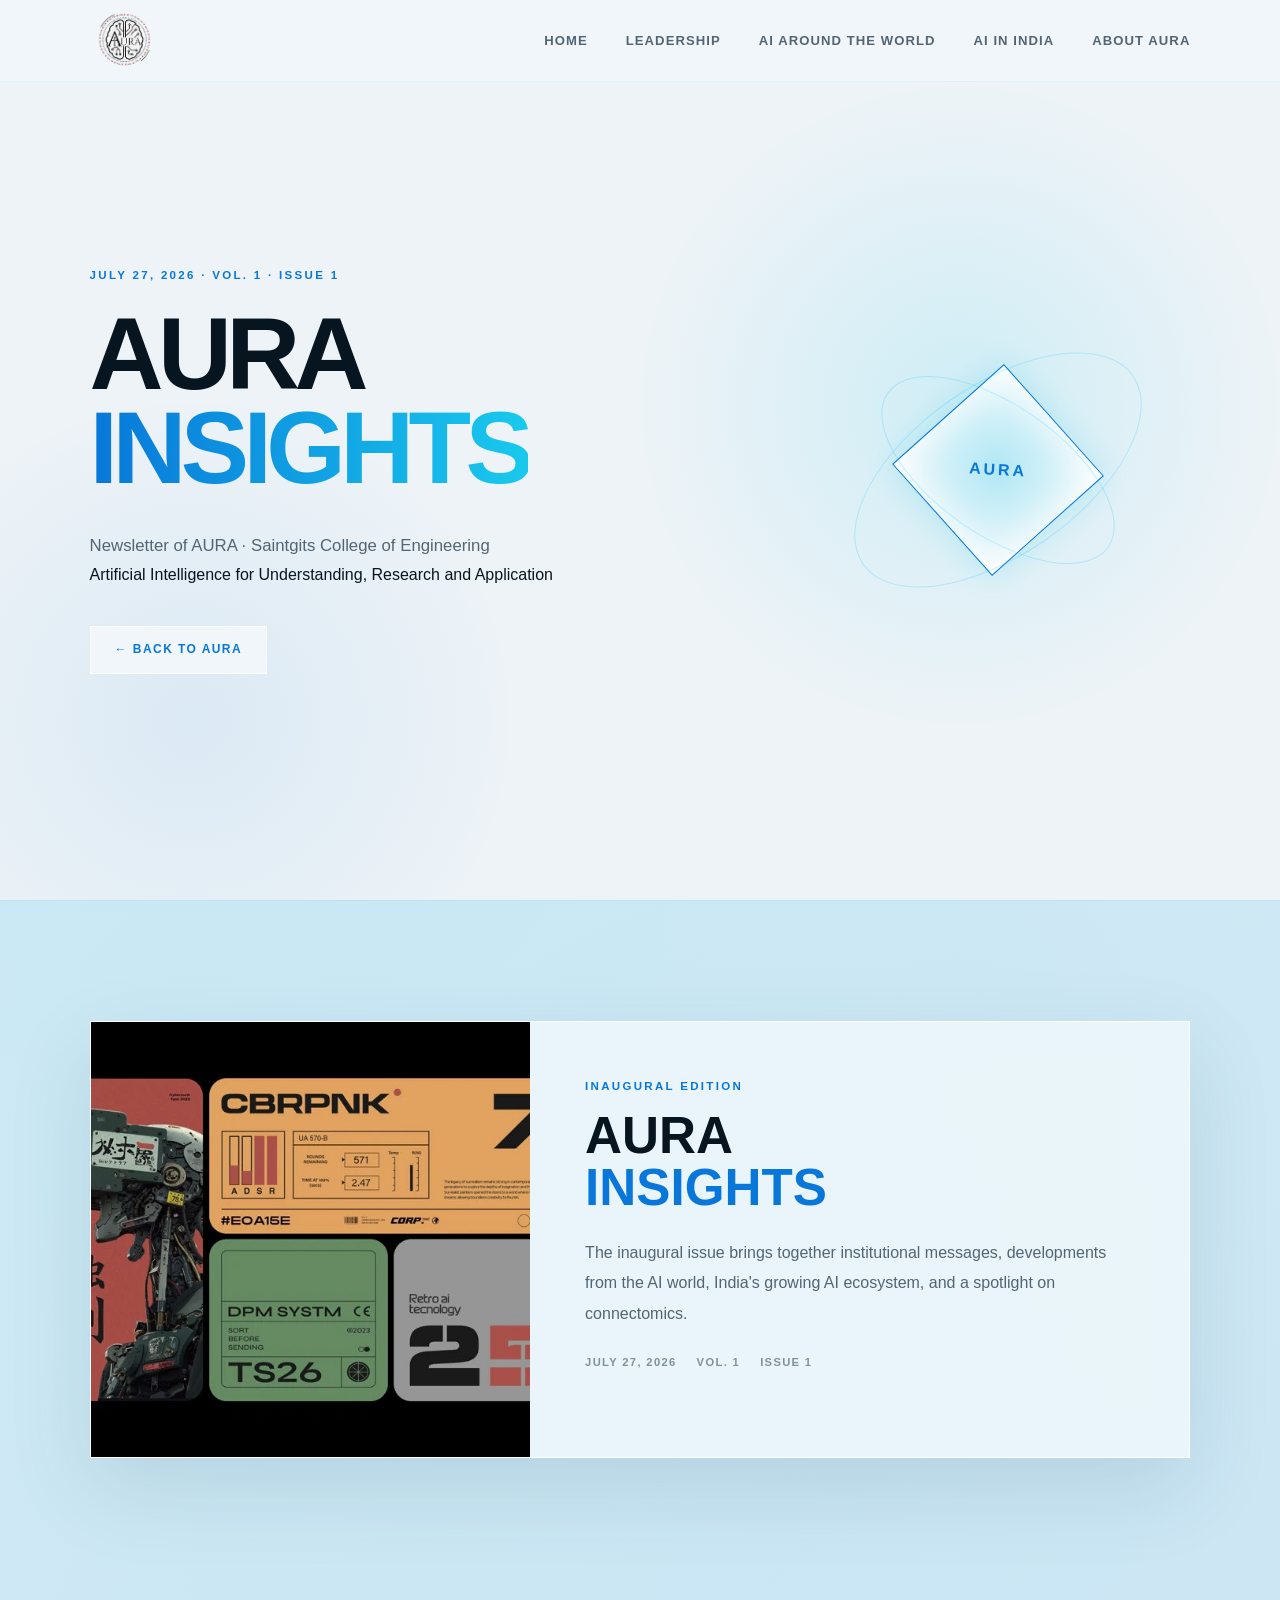
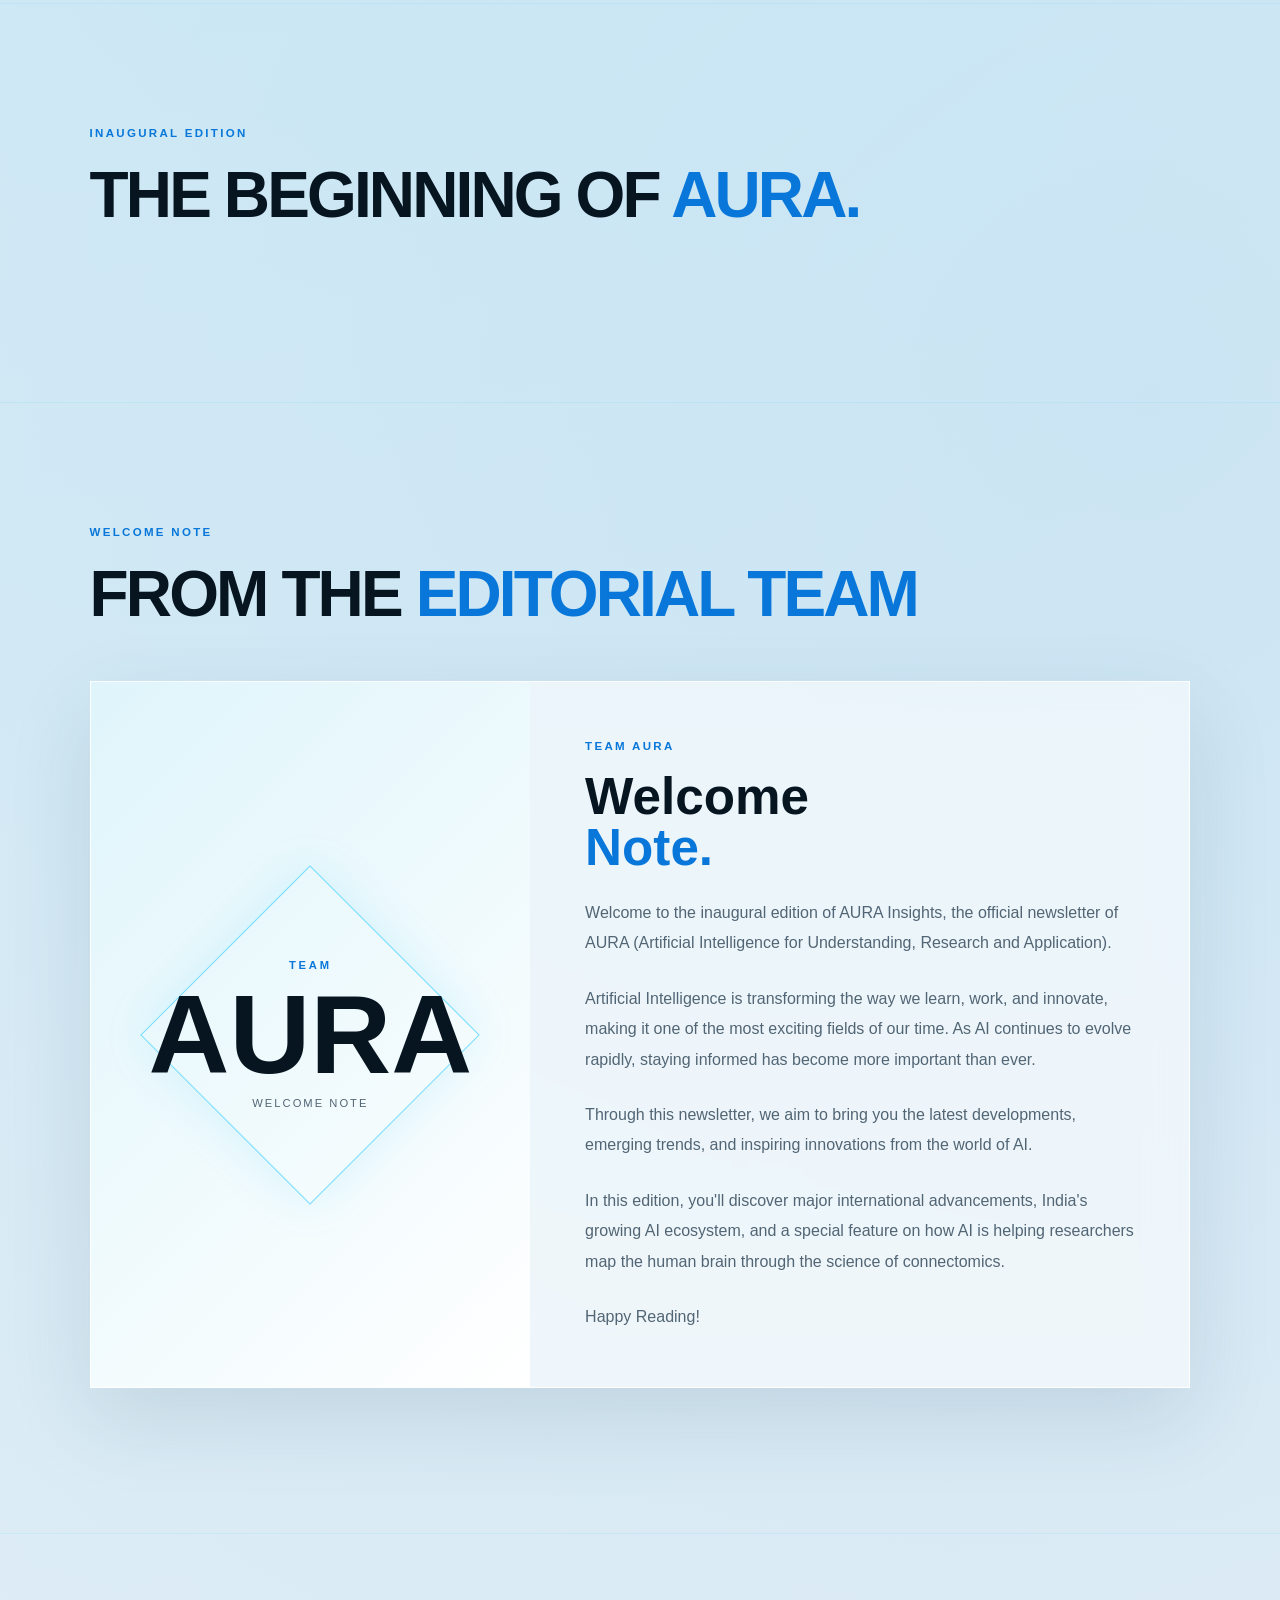
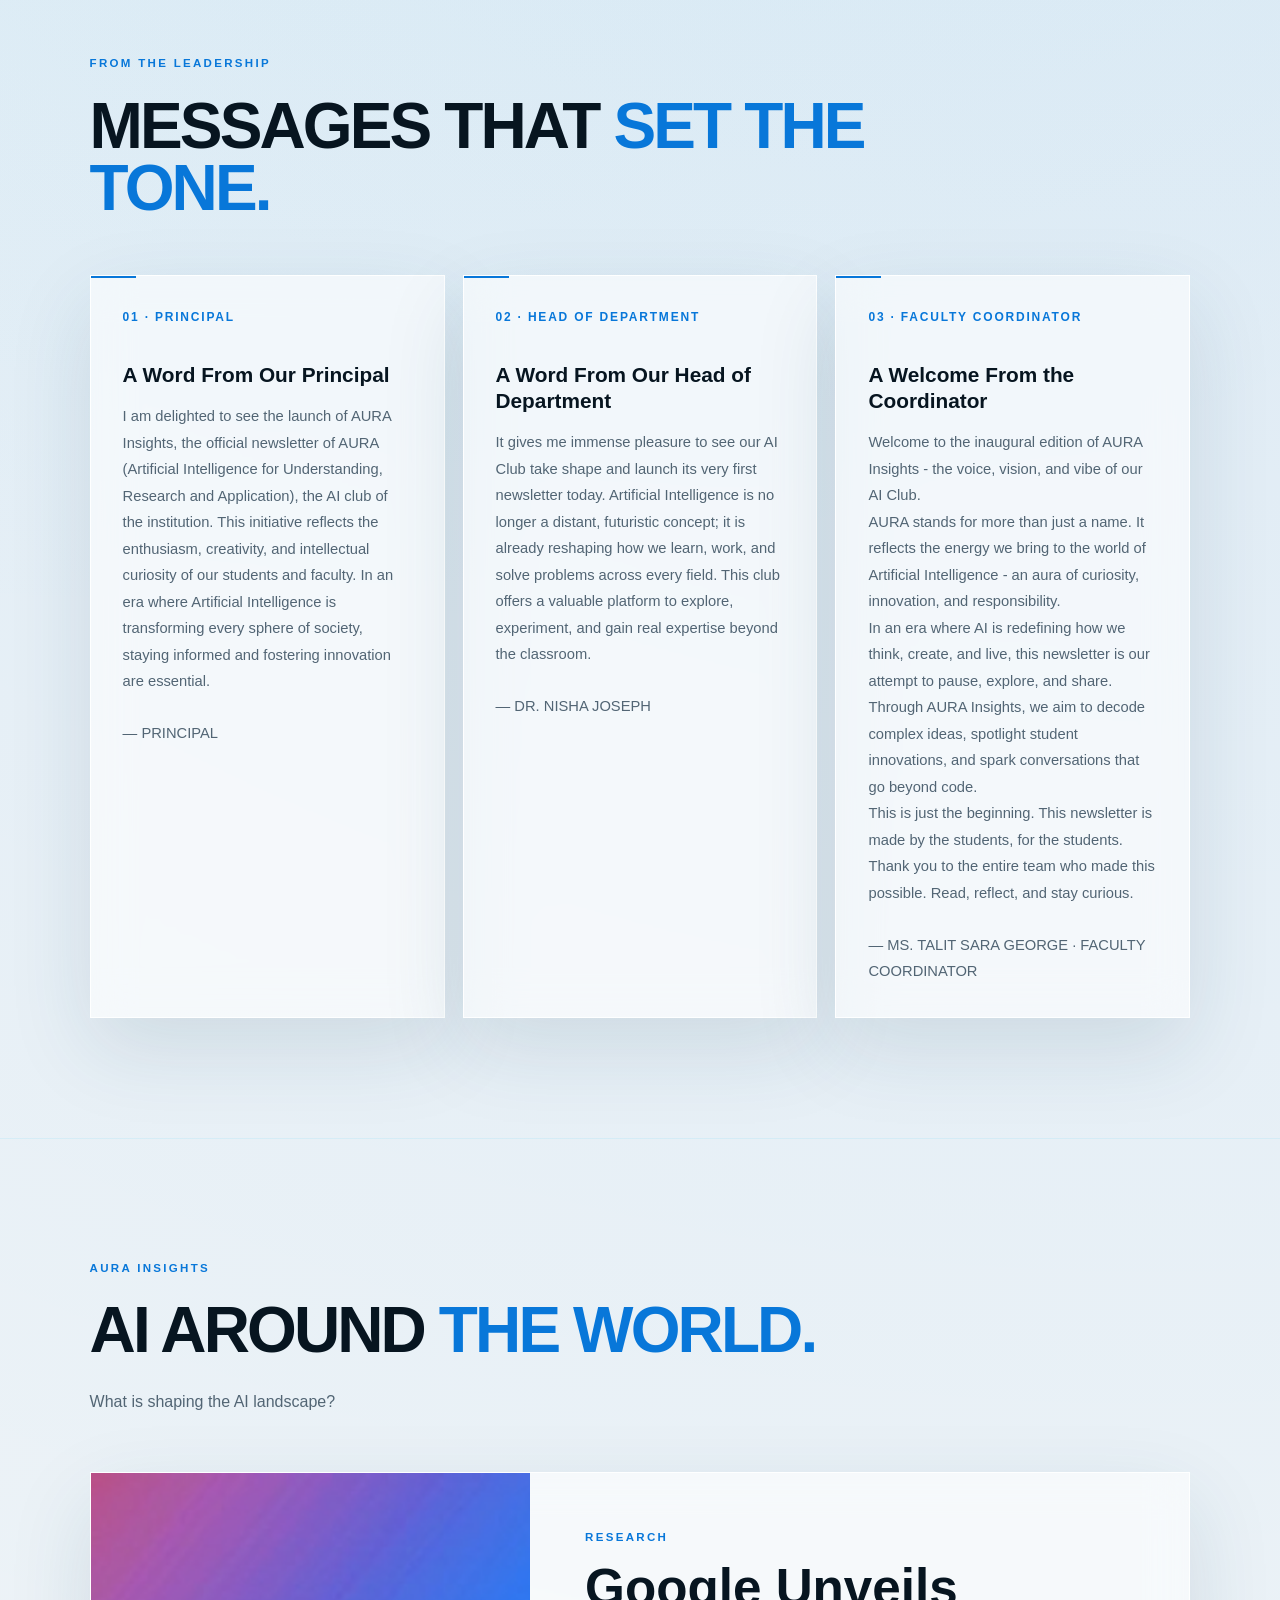
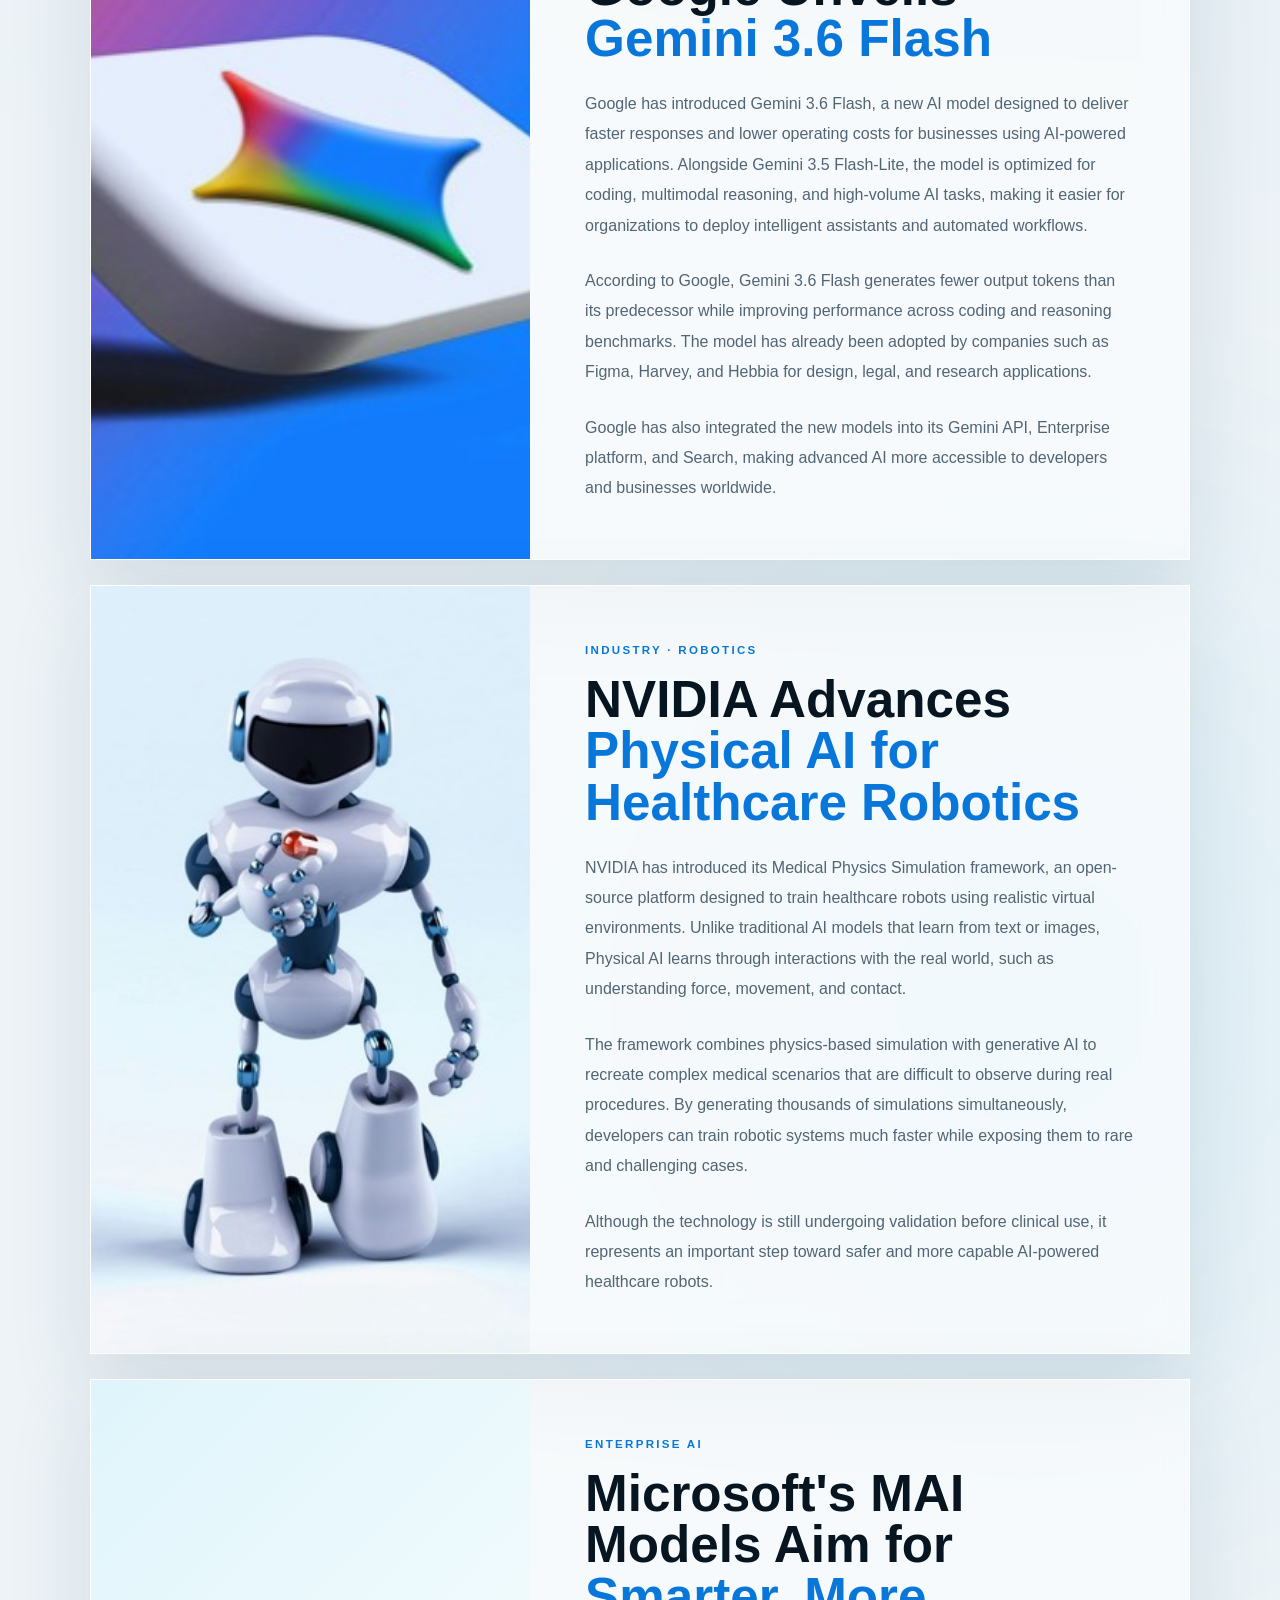
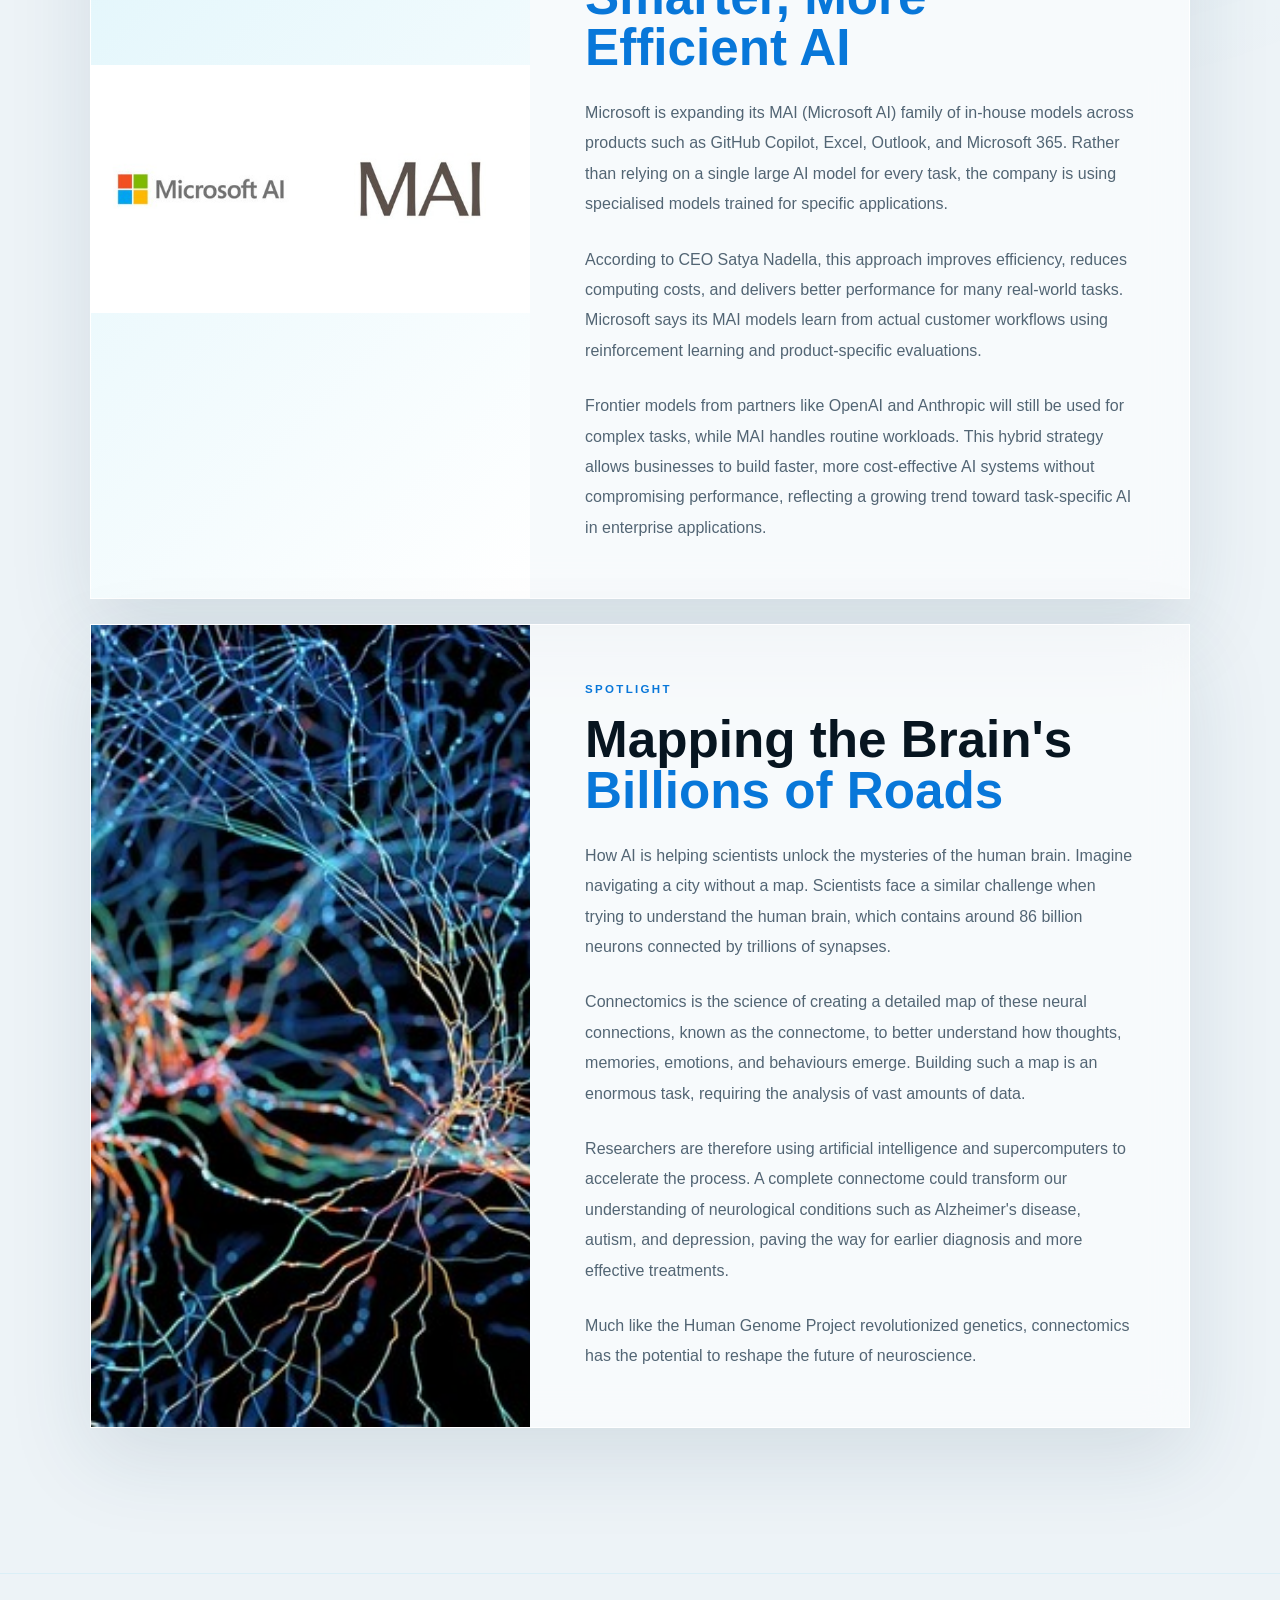
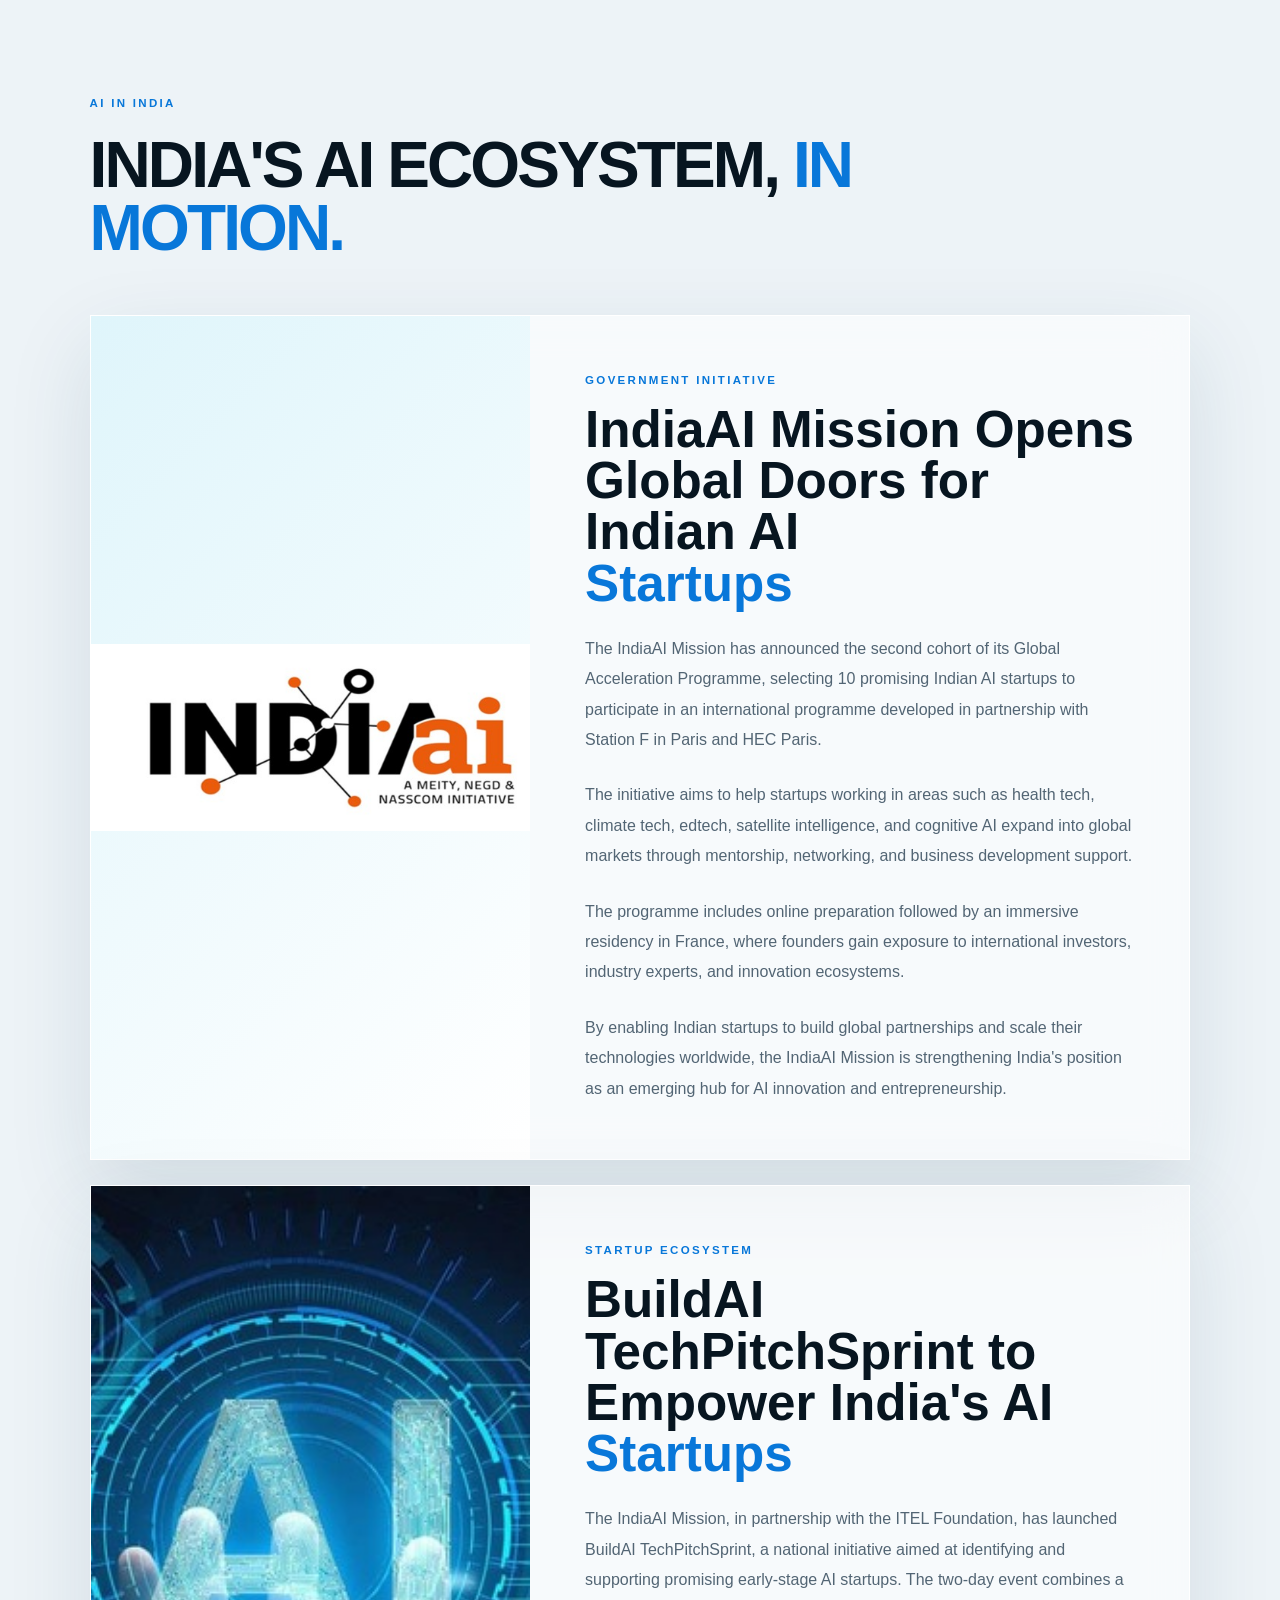
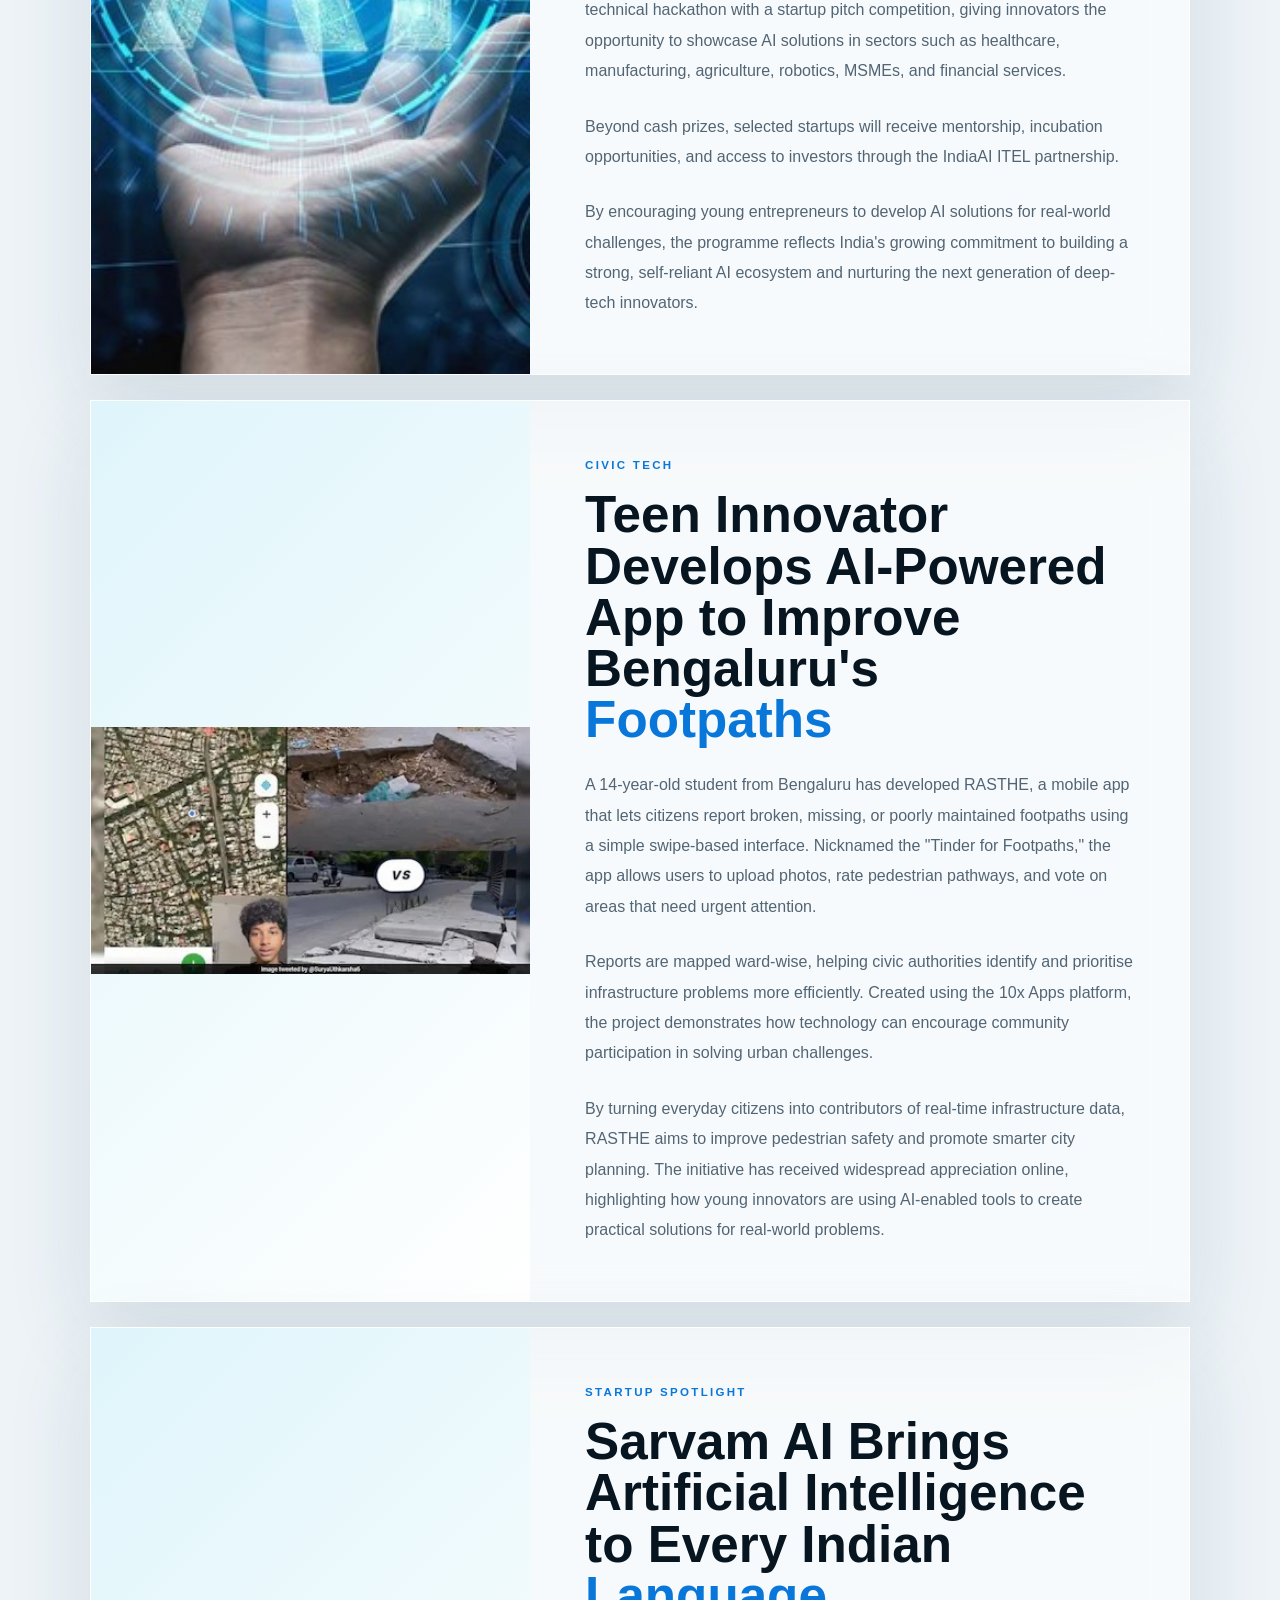
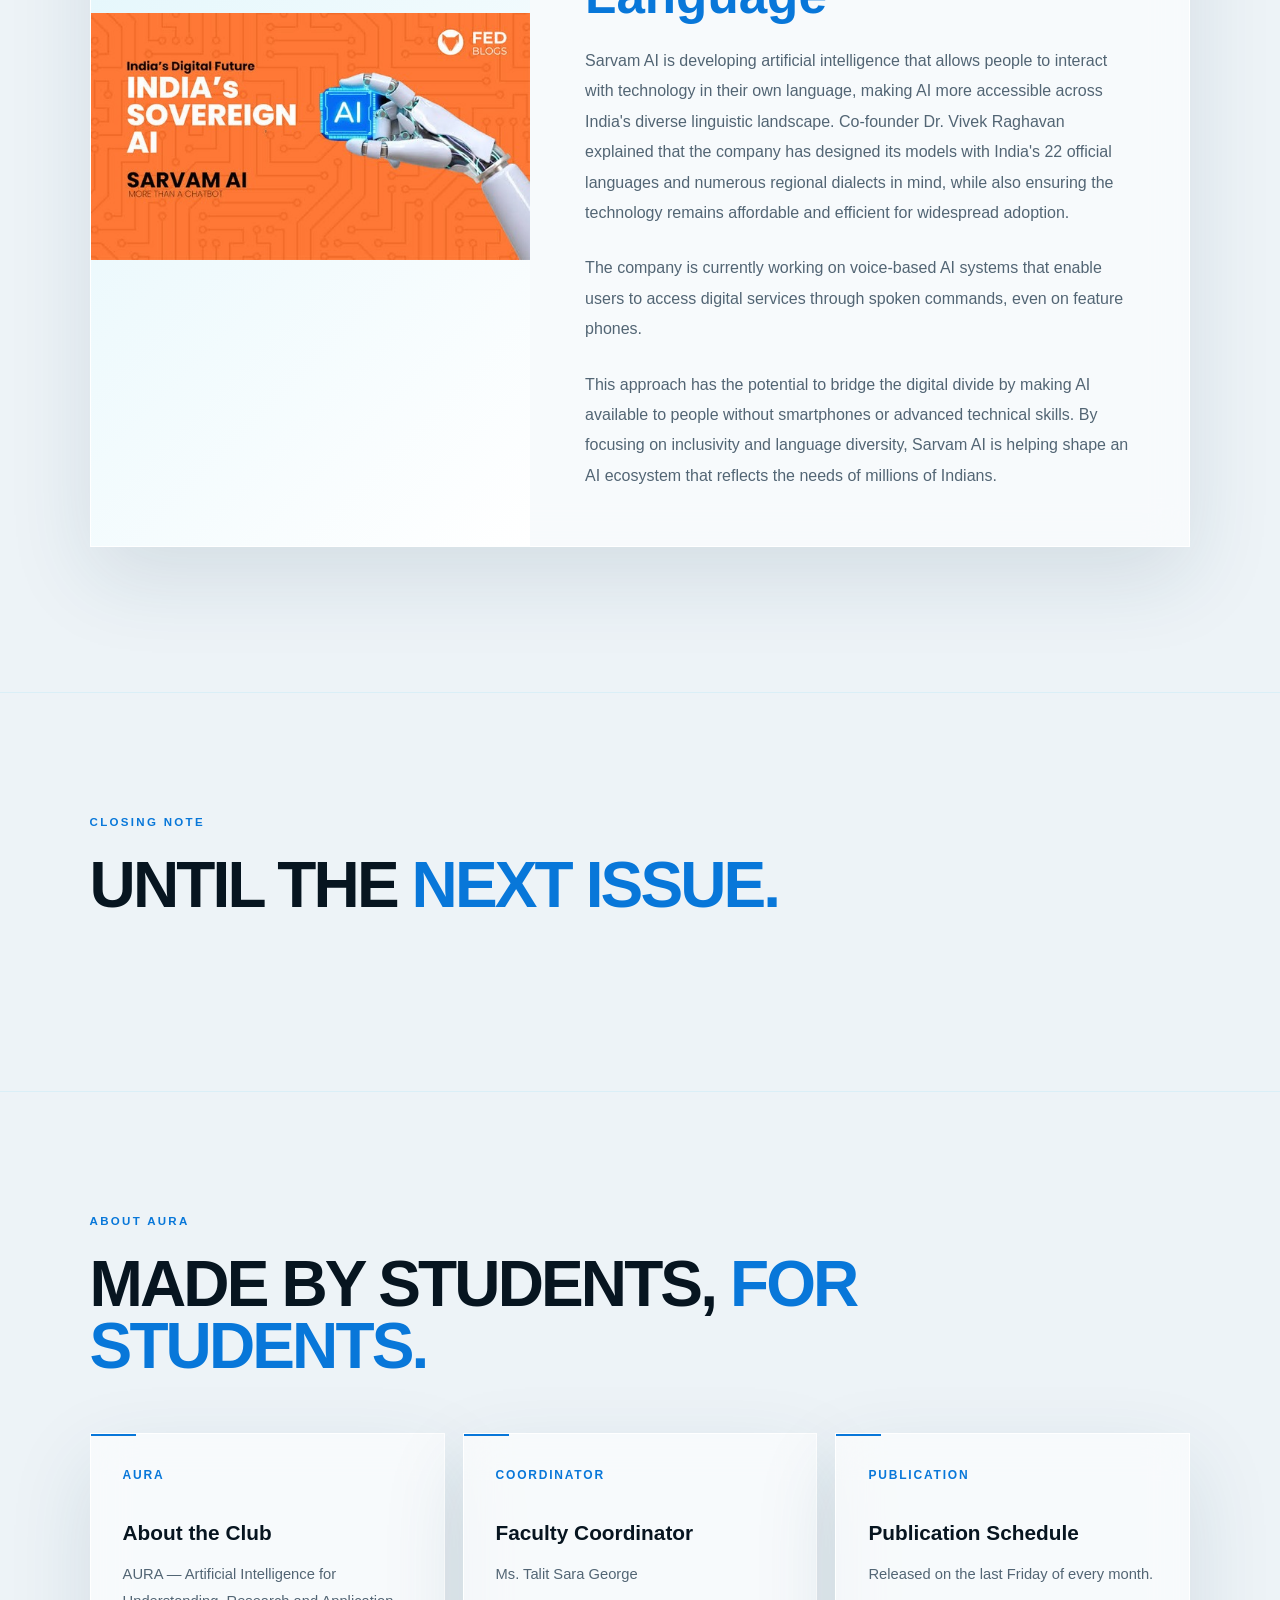
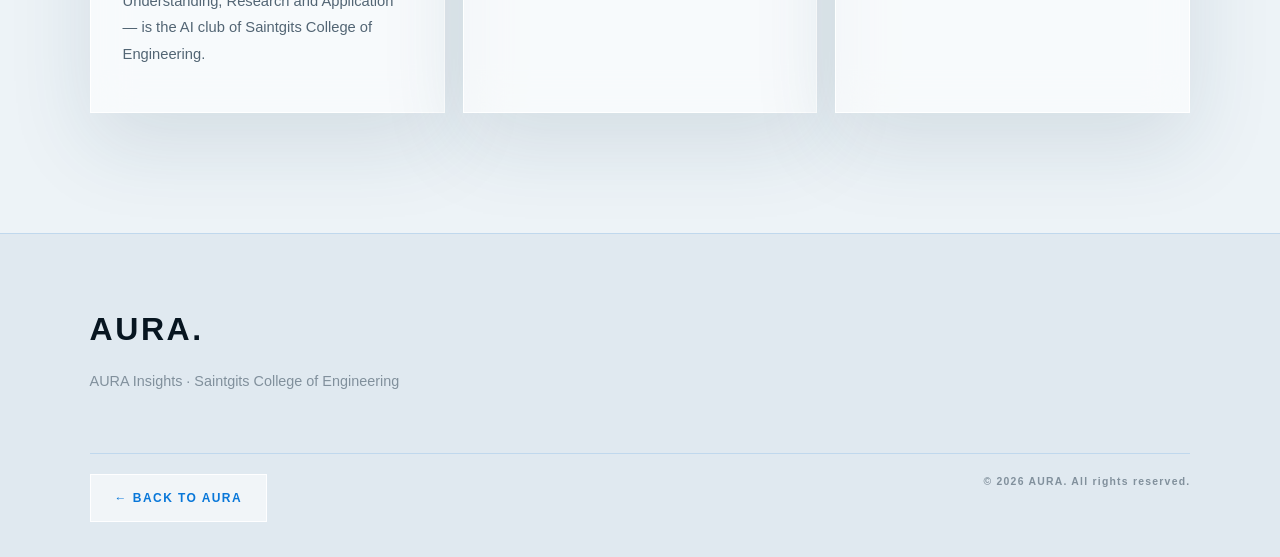
<file: issues/issue-01/index.html>
<!DOCTYPE html>
<html lang="en" data-theme="light">

<head>

    <meta charset="UTF-8">

    <meta
        name="viewport"
        content="width=device-width, initial-scale=1.0"
    >

    <title>AURA Insights | Vol. 1 Issue 1</title>

    <link
        rel="stylesheet"
        href="../../css/style.css"
    >

</head>


<body>


    <!-- =====================================================
         NAVIGATION
    ====================================================== -->

    <header class="navbar">

        <a href="../../index.html" class="logo">
            <img src="../../images/aura-logo.png" alt="AURA Logo">
        </a>


        <nav class="nav-links">

            <a href="../../index.html">
                Home
            </a>

            <a href="#leadership">
                Leadership
            </a>

            <a href="#global-ai">
                AI Around the World
            </a>

            <a href="#india-ai">
                AI in India
            </a>

            <a href="#about-aura">
                About AURA
            </a>

        </nav>


        <button
            class="menu-button"
            aria-label="Open navigation menu"
        >
            ☰
        </button>

    </header>



    <main>


        <!-- =================================================
             ISSUE HEADER
        ================================================== -->

        <section class="hero">

            <div class="hero-content">

                <div class="hero-tag">
                    JULY 27, 2026 · VOL. 1 · ISSUE 1
                </div>


                <h1>
                    AURA
                    <span>INSIGHTS</span>
                </h1>


                <p class="hero-description">

                    Newsletter of AURA ·
                    Saintgits College of Engineering

                </p>


                <p class="hero-subtext">

                    Artificial Intelligence for Understanding,
                    Research and Application

                </p>


                <div class="hero-buttons">

                    <a
                        href="../../index.html"
                        class="button secondary"
                    >
                        ← BACK TO AURA
                    </a>

                </div>

            </div>


            <div class="hero-decoration">

                <div class="core"><span>AURA</span></div>

                <div class="orbit orbit-one"></div>

                <div class="orbit orbit-two"></div>

            </div>

        </section>



        <!-- =================================================
             ISSUE COVER
        ================================================== -->

        <section class="section">

            <div class="latest-issue">


                <div
                    class="issue-cover"
                    style="padding: 0;"
                >

                    <img
                        src="../../images/issues/issue-01/issue01-cover.jpg"
                        alt="AURA Insights Issue 01"
                        style="
                            width: 100%;
                            height: 100%;
                            min-height: 420px;
                            object-fit: cover;
                            display: block;
                        "
                    >

                </div>


                <div class="issue-details">

                    <div class="issue-label">
                        INAUGURAL EDITION
                    </div>


                    <h3>
                        AURA
                        <span>INSIGHTS</span>
                    </h3>


                    <p>

                        The inaugural issue brings together
                        institutional messages, developments
                        from the AI world, India's growing AI
                        ecosystem, and a spotlight on
                        connectomics.

                    </p>


                    <div class="issue-meta">

                        <span>
                            JULY 27, 2026
                        </span>

                        <span>
                            VOL. 1
                        </span>

                        <span>
                            ISSUE 1
                        </span>

                    </div>

                </div>

            </div>

        </section>



        <!-- =================================================
             INAUGURATION
             PLACEHOLDER
        ================================================== -->

        <section class="section">

            <div class="section-label">
                INAUGURAL EDITION
            </div>


            <div class="section-heading">

                <h2>
                    THE BEGINNING OF
                    <span>AURA.</span>
                </h2>


                <p>

                    <!--
                    INSERT THE INAUGURATION MESSAGE HERE
                    WHEN PROVIDED.
                    -->

                </p>

            </div>

        </section>



        <!-- =================================================
             EDITORIAL TEAM
        ================================================== -->

        <section class="section">

            <div class="section-label">
                WELCOME NOTE
            </div>


            <div class="section-heading">

                <h2>
                    FROM THE
                    <span>EDITORIAL TEAM</span>
                </h2>

            </div>


            <div class="latest-issue">


                <div class="issue-cover">

                    <div class="issue-glow"></div>


                    <div class="issue-cover-text">

                        <span>
                            TEAM
                        </span>

                        <strong>
                            AURA
                        </strong>

                        <small>
                            WELCOME NOTE
                        </small>

                    </div>

                </div>


                <div class="issue-details">

                    <div class="issue-label">
                        TEAM AURA
                    </div>


                    <h3>
                        Welcome
                        <span>Note.</span>
                    </h3>


                    <p>

                        Welcome to the inaugural edition of
                        AURA Insights, the official newsletter
                        of AURA (Artificial Intelligence for
                        Understanding, Research and Application).

                    </p>


                    <p>

                        Artificial Intelligence is transforming
                        the way we learn, work, and innovate,
                        making it one of the most exciting fields
                        of our time. As AI continues to evolve
                        rapidly, staying informed has become more
                        important than ever.

                    </p>


                    <p>

                        Through this newsletter, we aim to bring
                        you the latest developments, emerging
                        trends, and inspiring innovations from
                        the world of AI.

                    </p>


                    <p>

                        In this edition, you'll discover major
                        international advancements, India's
                        growing AI ecosystem, and a special
                        feature on how AI is helping researchers
                        map the human brain through the science
                        of connectomics.

                    </p>


                    <p>
                        Happy Reading!
                    </p>

                </div>

            </div>

        </section>



        <!-- =================================================
             LEADERSHIP
        ================================================== -->

        <section
            class="section"
            id="leadership"
        >

            <div class="section-label">
                FROM THE LEADERSHIP
            </div>


            <div class="section-heading">

                <h2>
                    MESSAGES THAT
                    <span>SET THE TONE.</span>
                </h2>

            </div>


            <div class="about-grid">


                <!-- PRINCIPAL -->

                <article class="info-card">

                    <span class="card-number">
                        01 · PRINCIPAL
                    </span>


                    <h3>
                        A Word From Our Principal
                    </h3>


                    <p>

                        I am delighted to see the launch of
                        AURA Insights, the official newsletter
                        of AURA (Artificial Intelligence for
                        Understanding, Research and Application),
                        the AI club of the institution. This
                        initiative reflects the enthusiasm,
                        creativity, and intellectual curiosity
                        of our students and faculty. In an era
                        where Artificial Intelligence is
                        transforming every sphere of society,
                        staying informed and fostering innovation
                        are essential.

                    </p>


                    <br>


                    <p>
                        — PRINCIPAL
                    </p>

                </article>



                <!-- HOD -->

                <article class="info-card">

                    <span class="card-number">
                        02 · HEAD OF DEPARTMENT
                    </span>


                    <h3>
                        A Word From Our Head of Department
                    </h3>


                    <p>

                        It gives me immense pleasure to see our
                        AI Club take shape and launch its very
                        first newsletter today. Artificial
                        Intelligence is no longer a distant,
                        futuristic concept; it is already
                        reshaping how we learn, work, and solve
                        problems across every field. This club
                        offers a valuable platform to explore,
                        experiment, and gain real expertise
                        beyond the classroom.

                    </p>


                    <br>


                    <p>
                        — DR. NISHA JOSEPH
                    </p>

                </article>



                <!-- FACULTY -->

                <article class="info-card">

                    <span class="card-number">
                        03 · FACULTY COORDINATOR
                    </span>


                    <h3>
                        A Welcome From the Coordinator
                    </h3>


                    <p>

                        Welcome to the inaugural edition of
                        AURA Insights - the voice, vision, and
                        vibe of our AI Club.

                    </p>


                    <p>

                        AURA stands for more than just a name.
                        It reflects the energy we bring to the
                        world of Artificial Intelligence - an
                        aura of curiosity, innovation, and
                        responsibility.

                    </p>


                    <p>

                        In an era where AI is redefining how we
                        think, create, and live, this newsletter
                        is our attempt to pause, explore, and
                        share. Through AURA Insights, we aim to
                        decode complex ideas, spotlight student
                        innovations, and spark conversations that
                        go beyond code.

                    </p>


                    <p>

                        This is just the beginning. This
                        newsletter is made by the students,
                        for the students.

                    </p>


                    <p>

                        Thank you to the entire team who made
                        this possible. Read, reflect, and stay
                        curious.

                    </p>


                    <br>


                    <p>
                        — MS. TALIT SARA GEORGE · FACULTY COORDINATOR
                    </p>

                </article>


            </div>

        </section>



        <!-- =================================================
             NEWSLETTER START
        ================================================== -->

        <section
            class="section insights-section"
            id="global-ai"
        >

            <div class="section-label">
                AURA INSIGHTS
            </div>


            <div class="section-heading">

                <h2>
                    AI AROUND
                    <span>THE WORLD.</span>
                </h2>


                <p>

                    What is shaping the AI landscape?

                </p>

            </div>



            <!-- =============================================
                 GEMINI
            ============================================== -->

            <article class="latest-issue">


                <div
                    class="issue-cover"
                    style="padding: 0;"
                >

                    <img
                        src="../../images/issues/issue-01/gemini-3-6-flash.png"
                        alt="Google unveils Gemini 3.6 Flash"
                        style="
                            width: 100%;
                            height: 100%;
                            min-height: 420px;
                            object-fit: cover;
                            display: block;
                        "
                    >

                </div>


                <div class="issue-details">

                    <div class="issue-label">
                        RESEARCH
                    </div>


                    <h3>
                        Google Unveils
                        <span>Gemini 3.6 Flash</span>
                    </h3>


                    <p>

                        Google has introduced Gemini 3.6 Flash, a new AI model
                        designed to deliver faster responses and lower operating
                        costs for businesses using AI-powered applications.
                        Alongside Gemini 3.5 Flash-Lite, the model is optimized
                        for coding, multimodal reasoning, and high-volume AI
                        tasks, making it easier for organizations to deploy
                        intelligent assistants and automated workflows.

                    </p>

                    <p>

                        According to Google, Gemini 3.6 Flash generates fewer
                        output tokens than its predecessor while improving
                        performance across coding and reasoning benchmarks.
                        The model has already been adopted by companies such as
                        Figma, Harvey, and Hebbia for design, legal, and research
                        applications.

                    </p>

                    <p>

                        Google has also integrated the new models into its Gemini
                        API, Enterprise platform, and Search, making advanced AI
                        more accessible to developers and businesses worldwide.

                    </p>

                </div>

            </article>



            <!-- =============================================
                 NVIDIA
            ============================================== -->

            <article class="latest-issue">


                <div
                    class="issue-cover"
                    style="padding: 0;"
                >

                    <img
                        src="../../images/issues/issue-01/nvidia-healthcare-robotics.png"
                        alt="NVIDIA Advances Physical AI for Healthcare Robotics"
                        style="
                            width: 100%;
                            height: 100%;
                            min-height: 420px;
                            object-fit: cover;
                            display: block;
                        "
                    >

                </div>


                <div class="issue-details">

                    <div class="issue-label">
                        INDUSTRY · ROBOTICS
                    </div>


                    <h3>
                        NVIDIA Advances
                        <span>Physical AI for Healthcare Robotics</span>
                    </h3>


                    <p>

                        NVIDIA has introduced its Medical Physics Simulation
                        framework, an open-source platform designed to train
                        healthcare robots using realistic virtual environments.
                        Unlike traditional AI models that learn from text or
                        images, Physical AI learns through interactions with the
                        real world, such as understanding force, movement, and
                        contact.

                    </p>

                    <p>

                        The framework combines physics-based simulation with
                        generative AI to recreate complex medical scenarios that
                        are difficult to observe during real procedures. By
                        generating thousands of simulations simultaneously,
                        developers can train robotic systems much faster while
                        exposing them to rare and challenging cases.

                    </p>

                    <p>

                        Although the technology is still undergoing validation
                        before clinical use, it represents an important step
                        toward safer and more capable AI-powered healthcare
                        robots.

                    </p>

                </div>

            </article>



            <!-- =============================================
                 MICROSOFT
            ============================================== -->

            <article class="latest-issue">


                <div
                    class="issue-cover"
                    style="padding: 0;"
                >

                    <img
                        src="../../images/issues/issue-01/microsoft-mai.png"
                        alt="Microsoft MAI Models"
                        style="
                            width: 100%;
                            height: 100%;
                            min-height: 420px;
                            object-fit: contain;
                            display: block;
                        "
                    >

                </div>


                <div class="issue-details">

                    <div class="issue-label">
                        ENTERPRISE AI
                    </div>


                    <h3>
                        Microsoft's MAI Models Aim for
                        <span>Smarter, More Efficient AI</span>
                    </h3>


                    <p>

                        Microsoft is expanding its MAI (Microsoft AI) family of
                        in-house models across products such as GitHub Copilot,
                        Excel, Outlook, and Microsoft 365. Rather than relying on
                        a single large AI model for every task, the company is
                        using specialised models trained for specific applications.

                    </p>

                    <p>

                        According to CEO Satya Nadella, this approach improves
                        efficiency, reduces computing costs, and delivers better
                        performance for many real-world tasks. Microsoft says its
                        MAI models learn from actual customer workflows using
                        reinforcement learning and product-specific evaluations.

                    </p>

                    <p>

                        Frontier models from partners like OpenAI and Anthropic
                        will still be used for complex tasks, while MAI handles
                        routine workloads. This hybrid strategy allows businesses
                        to build faster, more cost-effective AI systems without
                        compromising performance, reflecting a growing trend toward
                        task-specific AI in enterprise applications.

                    </p>
                </div>

            </article>



            <!-- =============================================
                 CONNECTOMICS
            ============================================== -->

            <article class="latest-issue">


                <div
                    class="issue-cover"
                    style="padding: 0;"
                >

                    <img
                        src="../../images/issues/issue-01/connectomics.png"
                        alt="Mapping the Brain's Billions of Roads"
                        style="
                            width: 100%;
                            height: 100%;
                            min-height: 420px;
                            object-fit: cover;
                            display: block;
                        "
                    >

                </div>


                <div class="issue-details">

                    <div class="issue-label">
                        SPOTLIGHT
                    </div>


                    <h3>
                        Mapping the Brain's
                        <span>Billions of Roads</span>
                    </h3>


                    <p>

                        How AI is helping scientists unlock the mysteries of the
                        human brain. Imagine navigating a city without a map.
                        Scientists face a similar challenge when trying to
                        understand the human brain, which contains around 86
                        billion neurons connected by trillions of synapses.

                    </p>

                    <p>

                        Connectomics is the science of creating a detailed map of
                        these neural connections, known as the connectome, to
                        better understand how thoughts, memories, emotions, and
                        behaviours emerge. Building such a map is an enormous
                        task, requiring the analysis of vast amounts of data.

                    </p>

                    <p>

                        Researchers are therefore using artificial intelligence
                        and supercomputers to accelerate the process. A complete
                        connectome could transform our understanding of
                        neurological conditions such as Alzheimer's disease,
                        autism, and depression, paving the way for earlier
                        diagnosis and more effective treatments.

                    </p>

                    <p>

                        Much like the Human Genome Project revolutionized
                        genetics, connectomics has the potential to reshape the
                        future of neuroscience.

                    </p>

                </div>

            </article>

        </section>



        <!-- =================================================
             AI IN INDIA
        ================================================== -->

        <section
            class="section"
            id="india-ai"
        >

            <div class="section-label">
                AI IN INDIA
            </div>


            <div class="section-heading">

                <h2>
                    INDIA'S AI ECOSYSTEM,
                    <span>IN MOTION.</span>
                </h2>

            </div>



            <!-- INDIA AI -->

            <article class="latest-issue">


                <div
                    class="issue-cover"
                    style="padding: 0;"
                >

                    <img
                        src="../../images/issues/issue-01/indiaai-mission.png"
                        alt="IndiaAI Mission"
                        style="
                            width: 100%;
                            height: 100%;
                            min-height: 420px;
                            object-fit: contain;
                            display: block;
                        "
                    >

                </div>


                <div class="issue-details">

                    <div class="issue-label">
                        GOVERNMENT INITIATIVE
                    </div>


                    <h3>
                        IndiaAI Mission Opens Global Doors
                        for Indian AI <span>Startups</span>
                    </h3>


                    <p>

                        The IndiaAI Mission has announced the second cohort of its
                        Global Acceleration Programme, selecting 10 promising
                        Indian AI startups to participate in an international
                        programme developed in partnership with Station F in Paris
                        and HEC Paris.

                    </p>

                    <p>

                        The initiative aims to help startups working in areas such
                        as health tech, climate tech, edtech, satellite
                        intelligence, and cognitive AI expand into global markets
                        through mentorship, networking, and business development
                        support.

                    </p>

                    <p>

                        The programme includes online preparation followed by an
                        immersive residency in France, where founders gain
                        exposure to international investors, industry experts, and
                        innovation ecosystems.

                    </p>

                    <p>

                        By enabling Indian startups to build global partnerships
                        and scale their technologies worldwide, the IndiaAI
                        Mission is strengthening India's position as an emerging
                        hub for AI innovation and entrepreneurship.

                    </p>

                </div>

            </article>



            <!-- BUILD AI -->

            <article class="latest-issue">


                <div
                    class="issue-cover"
                    style="padding: 0;"
                >

                    <img
                        src="../../images/issues/issue-01/buildai-techpitchsprint.png"
                        alt="BuildAI TechPitchSprint"
                        style="
                            width: 100%;
                            height: 100%;
                            min-height: 420px;
                            object-fit: cover;
                            display: block;
                        "
                    >

                </div>


                <div class="issue-details">

                    <div class="issue-label">
                        STARTUP ECOSYSTEM
                    </div>


                    <h3>
                        BuildAI TechPitchSprint to Empower
                        India's AI <span>Startups</span>
                    </h3>


                    <p>

                        The IndiaAI Mission, in partnership with the ITEL
                        Foundation, has launched BuildAI TechPitchSprint, a
                        national initiative aimed at identifying and supporting
                        promising early-stage AI startups. The two-day event
                        combines a technical hackathon with a startup pitch
                        competition, giving innovators the opportunity to showcase
                        AI solutions in sectors such as healthcare, manufacturing,
                        agriculture, robotics, MSMEs, and financial services.

                    </p>

                    <p>

                        Beyond cash prizes, selected startups will receive
                        mentorship, incubation opportunities, and access to
                        investors through the IndiaAI ITEL partnership.

                    </p>

                    <p>

                        By encouraging young entrepreneurs to develop AI solutions
                        for real-world challenges, the programme reflects India's
                        growing commitment to building a strong, self-reliant AI
                        ecosystem and nurturing the next generation of deep-tech
                        innovators.

                    </p>

                </div>

            </article>



            <!-- RASTHE -->

            <article class="latest-issue">


                <div
                    class="issue-cover"
                    style="padding: 0;"
                >

                    <img
                        src="../../images/issues/issue-01/rasthae-footpaths.png"
                        alt="RASTHE footpath application"
                        style="
                            width: 100%;
                            height: 100%;
                            min-height: 420px;
                            object-fit: contain;
                            display: block;
                        "
                    >

                </div>


                <div class="issue-details">

                    <div class="issue-label">
                        CIVIC TECH
                    </div>


                    <h3>
                        Teen Innovator Develops AI-Powered App
                        to Improve Bengaluru's
                        <span>Footpaths</span>
                    </h3>


                    <p>

                        A 14-year-old student from Bengaluru has developed RASTHE,
                        a mobile app that lets citizens report broken, missing, or
                        poorly maintained footpaths using a simple swipe-based
                        interface. Nicknamed the "Tinder for Footpaths," the app
                        allows users to upload photos, rate pedestrian pathways,
                        and vote on areas that need urgent attention.

                    </p>

                    <p>

                        Reports are mapped ward-wise, helping civic authorities
                        identify and prioritise infrastructure problems more
                        efficiently. Created using the 10x Apps platform, the
                        project demonstrates how technology can encourage
                        community participation in solving urban challenges.

                    </p>

                    <p>

                        By turning everyday citizens into contributors of
                        real-time infrastructure data, RASTHE aims to improve
                        pedestrian safety and promote smarter city planning. The
                        initiative has received widespread appreciation online,
                        highlighting how young innovators are using AI-enabled
                        tools to create practical solutions for real-world
                        problems.

                    </p>

                </div>

            </article>



            <!-- SARVAM -->

            <article class="latest-issue">


                <div
                    class="issue-cover"
                    style="padding: 0;"
                >

                    <img
                        src="../../images/issues/issue-01/sarvam-ai.png"
                        alt="Sarvam AI"
                        style="
                            width: 100%;
                            height: 100%;
                            min-height: 420px;
                            object-fit: contain;
                            display: block;
                        "
                    >

                </div>


                <div class="issue-details">

                    <div class="issue-label">
                        STARTUP SPOTLIGHT
                    </div>


                    <h3>
                        Sarvam AI Brings Artificial Intelligence
                        to Every Indian <span>Language</span>
                    </h3>


                    <p>

                        Sarvam AI is developing artificial intelligence that allows
                        people to interact with technology in their own language,
                        making AI more accessible across India's diverse linguistic
                        landscape. Co-founder Dr. Vivek Raghavan explained that the
                        company has designed its models with India's 22 official
                        languages and numerous regional dialects in mind, while
                        also ensuring the technology remains affordable and
                        efficient for widespread adoption.

                    </p>

                    <p>

                        The company is currently working on voice-based AI systems
                        that enable users to access digital services through spoken
                        commands, even on feature phones.

                    </p>

                    <p>

                        This approach has the potential to bridge the digital
                        divide by making AI available to people without smartphones
                        or advanced technical skills. By focusing on inclusivity
                        and language diversity, Sarvam AI is helping shape an AI
                        ecosystem that reflects the needs of millions of Indians.

                    </p>

                </div>

            </article>

        </section>



        <!-- =================================================
             FINAL MESSAGE
             PLACEHOLDER
        ================================================== -->

        <section class="section">

            <div class="section-label">
                CLOSING NOTE
            </div>


            <div class="section-heading">

                <h2>
                    UNTIL THE
                    <span>NEXT ISSUE.</span>
                </h2>


                <p>

                    <!--
                    FINAL MESSAGE WILL BE ADDED HERE
                    WHEN PROVIDED.
                    -->

                </p>

            </div>

        </section>



        <!-- =================================================
             ABOUT AURA
        ================================================== -->

        <section
            class="section"
            id="about-aura"
        >

            <div class="section-label">
                ABOUT AURA
            </div>


            <div class="section-heading">

                <h2>
                    MADE BY STUDENTS,
                    <span>FOR STUDENTS.</span>
                </h2>

            </div>


            <div class="about-grid">


                <article class="info-card">

                    <span class="card-number">
                        AURA
                    </span>


                    <h3>
                        About the Club
                    </h3>


                    <p>

                        AURA — Artificial Intelligence for
                        Understanding, Research and Application —
                        is the AI club of Saintgits College of
                        Engineering.

                    </p>

                </article>



                <article class="info-card">

                    <span class="card-number">
                        COORDINATOR
                    </span>


                    <h3>
                        Faculty Coordinator
                    </h3>


                    <p>
                        Ms. Talit Sara George
                    </p>

                </article>



                <article class="info-card">

                    <span class="card-number">
                        PUBLICATION
                    </span>


                    <h3>
                        Publication Schedule
                    </h3>


                    <p>

                        Released on the last Friday of every
                        month.

                    </p>

                </article>


            </div>

        </section>



    </main>



    <!-- =====================================================
         FOOTER
    ====================================================== -->

    <footer>

        <div class="footer-logo">
            AURA<span>.</span>
        </div>


        <p>
            AURA Insights · Saintgits College of Engineering
        </p>


        <div class="footer-bottom">

            <a href="../../index.html"
                class="button secondary">
                ← BACK TO AURA
            </a>


            <span>
                © 2026 AURA. All rights reserved.
            </span>

        </div>

    </footer>



    <script src="../../js/script.js"></script>

</body>

</html>
</file>
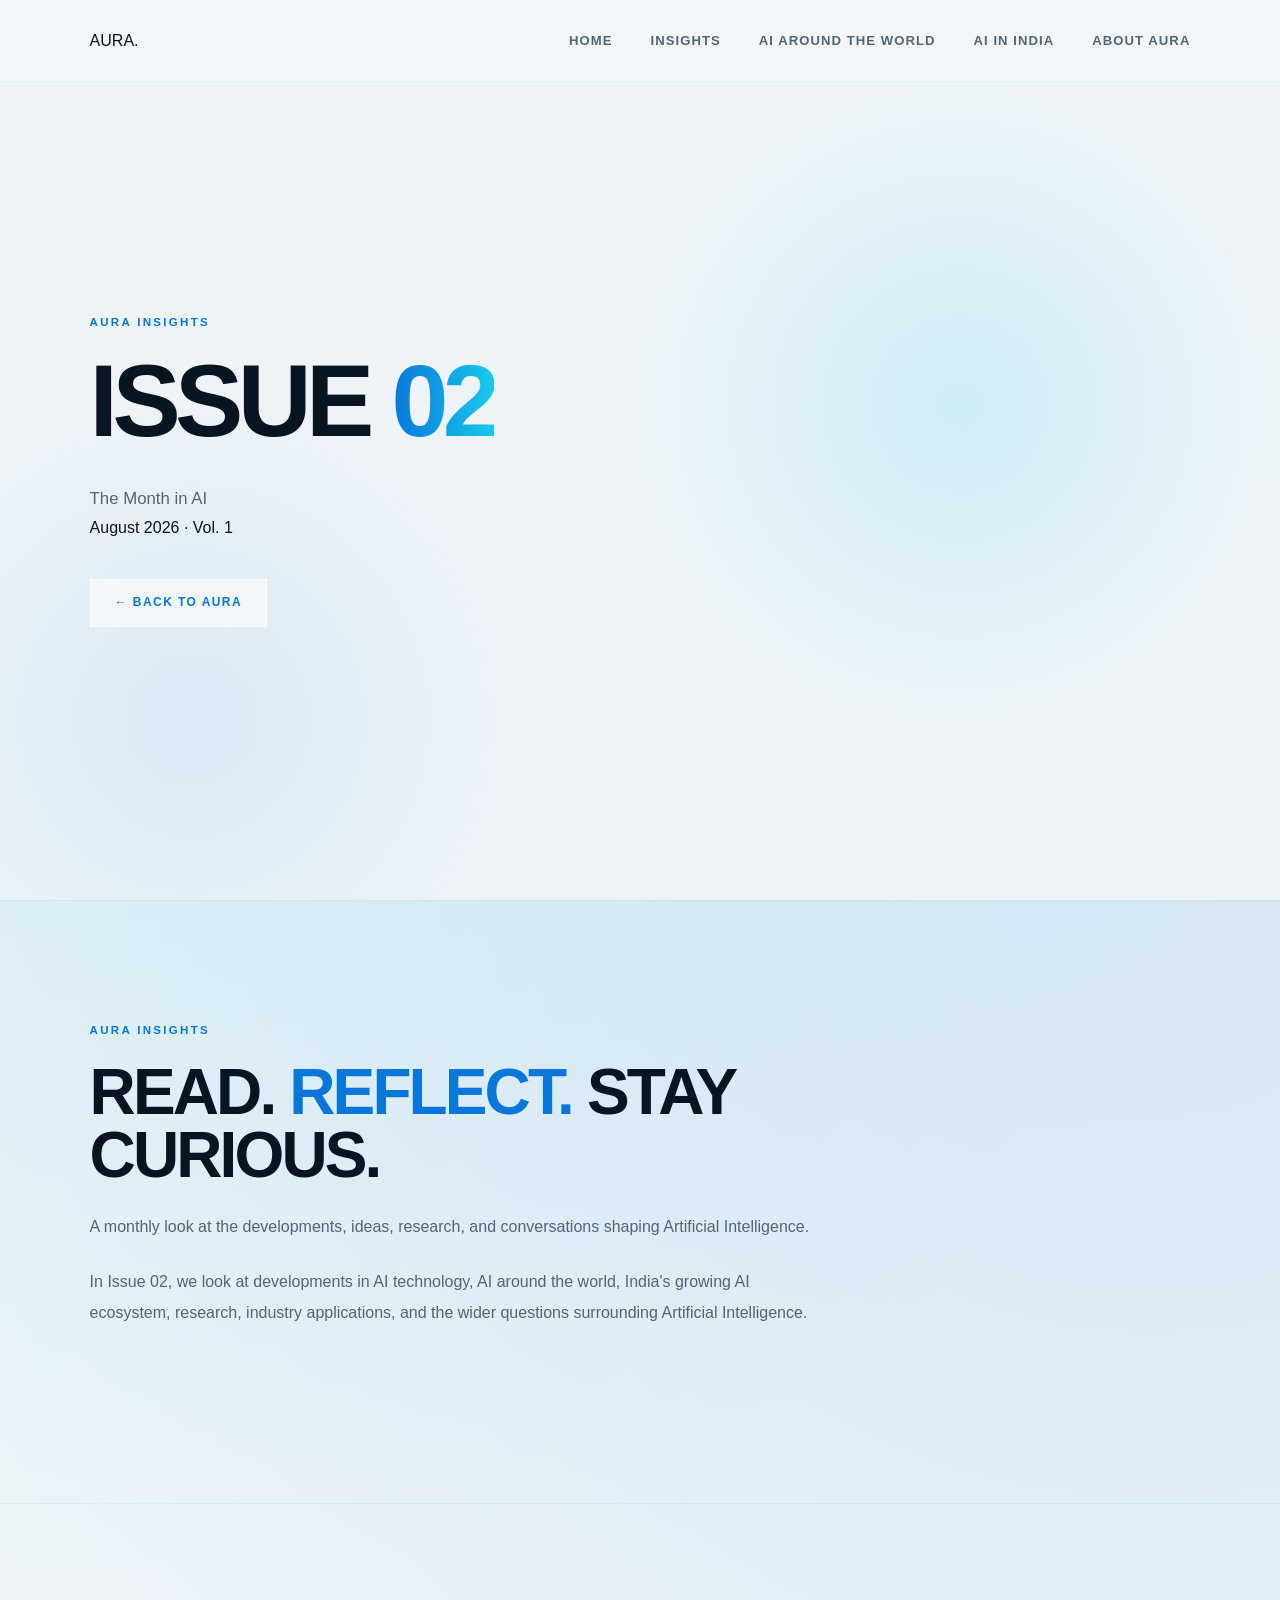
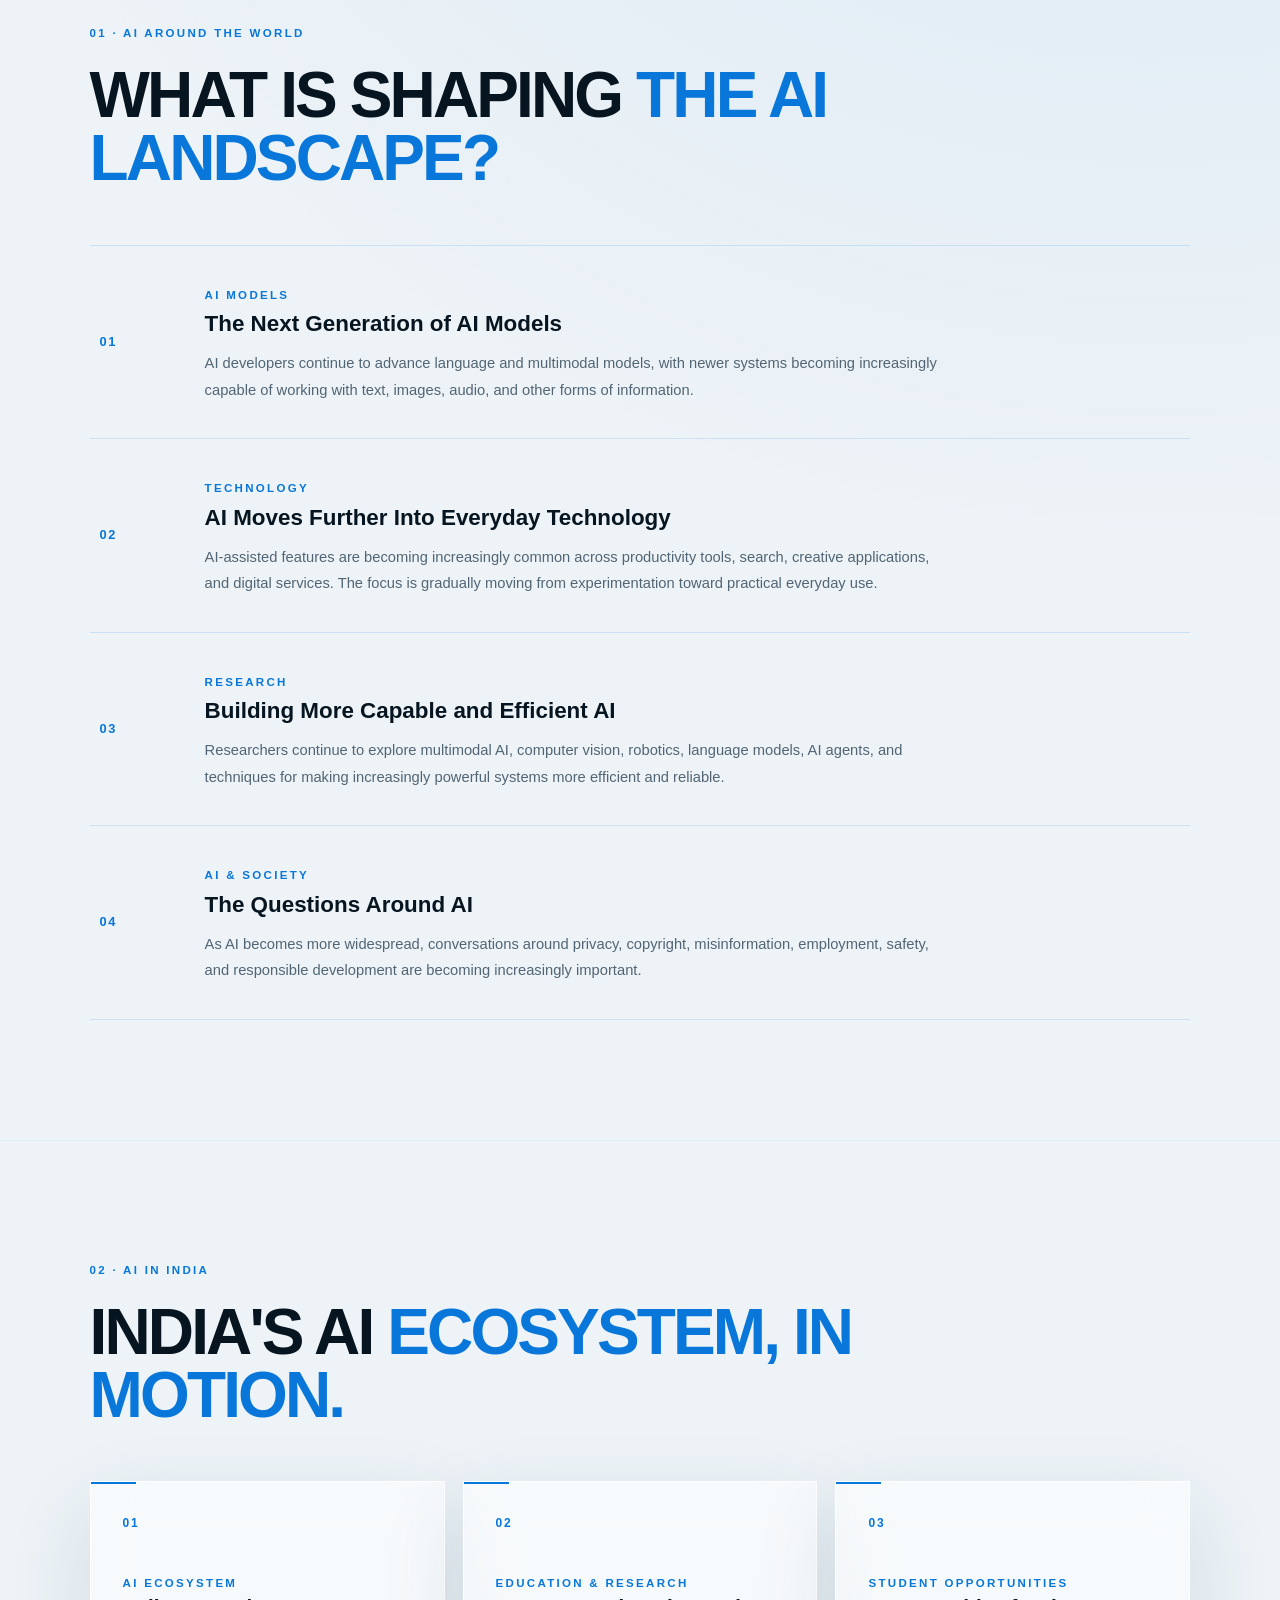
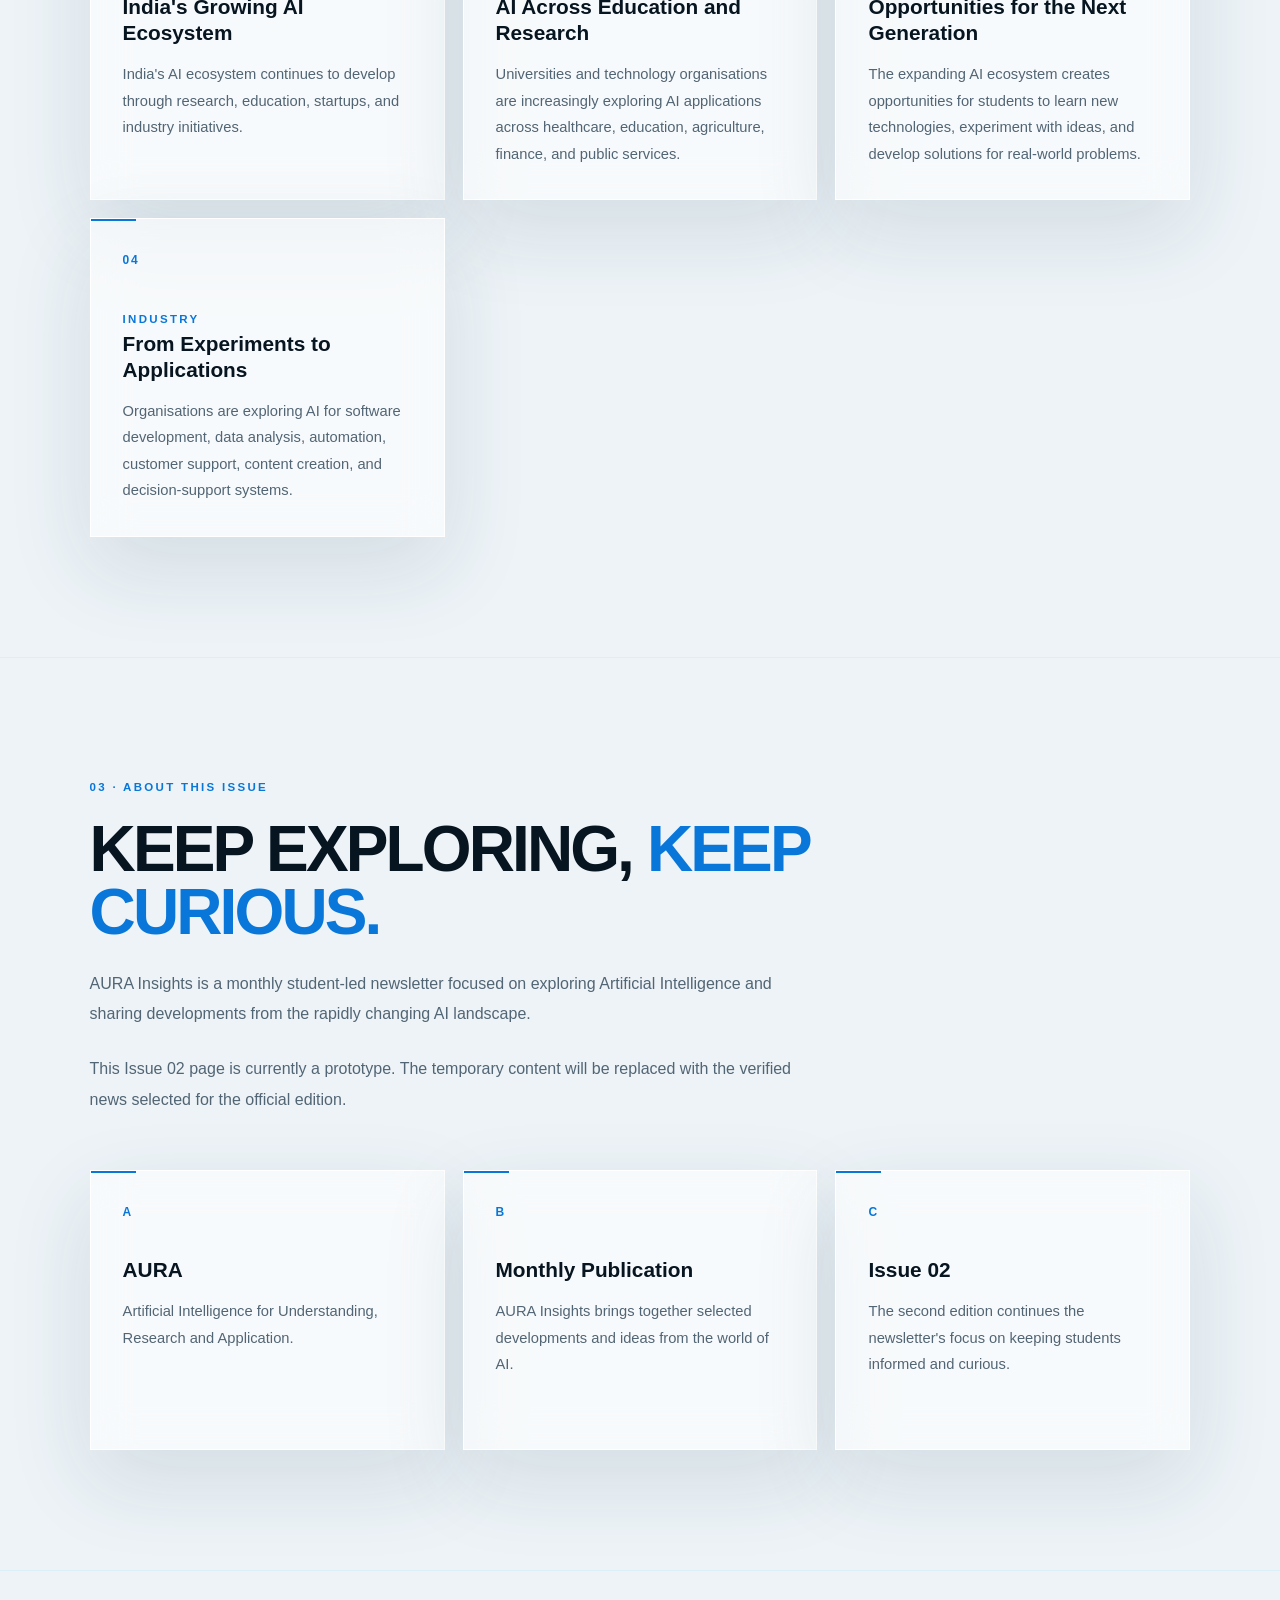
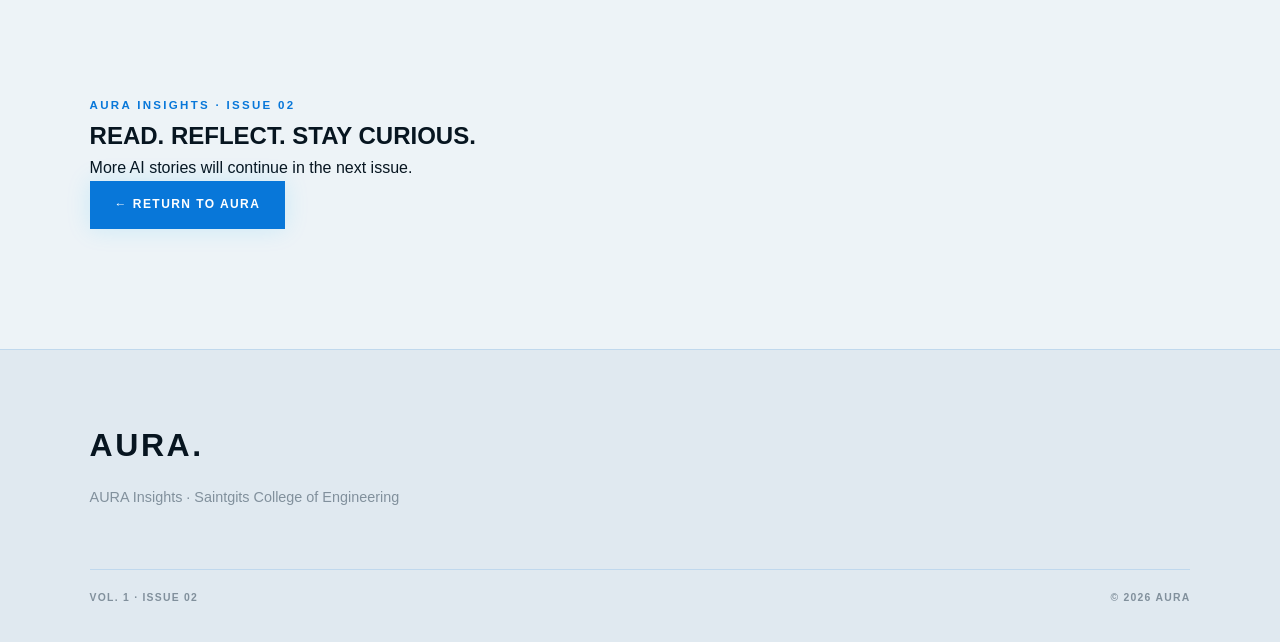
<file: issues/issue-02/index.html>
<!DOCTYPE html>
<html lang="en">

<head>
    <meta charset="UTF-8">
    <meta name="viewport" content="width=device-width, initial-scale=1.0">

    <title>AURA Insights | Vol. 1 Issue 2</title>

    <link rel="stylesheet" href="../../css/style.css">
</head>

<body>

    <!-- NAVIGATION -->

    <header class="navbar">

        <a href="../../index.html" class="logo">
            AURA<span>.</span>
        </a>

        <nav class="nav-links">
            <a href="../../index.html">Home</a>
            <a href="../../index.html#insights">Insights</a>
            <a href="#global-ai">AI Around the World</a>
            <a href="#india-ai">AI in India</a>
            <a href="#about-aura">About AURA</a>
        </nav>

        <button class="menu-button" aria-label="Open navigation menu">
            ☰
        </button>

    </header>


    <main>

        <!-- ISSUE HERO -->

        <section class="hero">

            <div class="hero-content">

                <div class="hero-tag">
                    AURA INSIGHTS
                </div>

                <h1>
                    ISSUE
                    <span>02</span>
                </h1>

                <p class="hero-description">
                    The Month in AI
                </p>

                <p class="hero-subtext">
                    August 2026 · Vol. 1
                </p>

                <div class="hero-buttons">

                    <a href="../../index.html#insights" class="button secondary">
                        ← BACK TO AURA
                    </a>

                </div>

            </div>

        </section>


        <!-- INTRODUCTION -->

        <section class="section">

            <div class="section-label">
                AURA INSIGHTS
            </div>

            <div class="section-heading">

                <h2>
                    READ.
                    <span>REFLECT.</span>
                    STAY CURIOUS.
                </h2>

                <p>
                    A monthly look at the developments, ideas,
                    research, and conversations shaping Artificial Intelligence.
                </p>

                <p>
                    In Issue 02, we look at developments in AI technology,
                    AI around the world, India's growing AI ecosystem,
                    research, industry applications, and the wider
                    questions surrounding Artificial Intelligence.
                </p>

            </div>

        </section>


        <!-- AI AROUND THE WORLD -->

        <section class="section" id="global-ai">

            <div class="section-label">
                01 · AI AROUND THE WORLD
            </div>

            <div class="section-heading">

                <h2>
                    WHAT IS SHAPING
                    <span>THE AI LANDSCAPE?</span>
                </h2>

            </div>


            <div class="activity-list">

                <!-- AI MODELS -->

                <article class="activity-item">

                    <div class="activity-number">
                        01
                    </div>

                    <div>

                        <span class="issue-label">
                            AI MODELS
                        </span>

                        <h3>
                            The Next Generation of AI Models
                        </h3>

                        <p>
                            AI developers continue to advance language
                            and multimodal models, with newer systems
                            becoming increasingly capable of working
                            with text, images, audio, and other forms
                            of information.
                        </p>

                    </div>

                </article>


                <!-- EVERYDAY AI -->

                <article class="activity-item">

                    <div class="activity-number">
                        02
                    </div>

                    <div>

                        <span class="issue-label">
                            TECHNOLOGY
                        </span>

                        <h3>
                            AI Moves Further Into Everyday Technology
                        </h3>

                        <p>
                            AI-assisted features are becoming increasingly
                            common across productivity tools, search,
                            creative applications, and digital services.
                            The focus is gradually moving from experimentation
                            toward practical everyday use.
                        </p>

                    </div>

                </article>


                <!-- RESEARCH -->

                <article class="activity-item">

                    <div class="activity-number">
                        03
                    </div>

                    <div>

                        <span class="issue-label">
                            RESEARCH
                        </span>

                        <h3>
                            Building More Capable and Efficient AI
                        </h3>

                        <p>
                            Researchers continue to explore multimodal AI,
                            computer vision, robotics, language models,
                            AI agents, and techniques for making increasingly
                            powerful systems more efficient and reliable.
                        </p>

                    </div>

                </article>


                <!-- SOCIETY -->

                <article class="activity-item">

                    <div class="activity-number">
                        04
                    </div>

                    <div>

                        <span class="issue-label">
                            AI & SOCIETY
                        </span>

                        <h3>
                            The Questions Around AI
                        </h3>

                        <p>
                            As AI becomes more widespread, conversations
                            around privacy, copyright, misinformation,
                            employment, safety, and responsible development
                            are becoming increasingly important.
                        </p>

                    </div>

                </article>

            </div>

        </section>


        <!-- AI IN INDIA -->

        <section class="section" id="india-ai">

            <div class="section-label">
                02 · AI IN INDIA
            </div>

            <div class="section-heading">

                <h2>
                    INDIA'S AI
                    <span>ECOSYSTEM, IN MOTION.</span>
                </h2>

            </div>


            <div class="about-grid">

                <!-- ECOSYSTEM -->

                <article class="info-card">

                    <span class="card-number">
                        01
                    </span>

                    <span class="issue-label">
                        AI ECOSYSTEM
                    </span>

                    <h3>
                        India's Growing AI Ecosystem
                    </h3>

                    <p>
                        India's AI ecosystem continues to develop
                        through research, education, startups,
                        and industry initiatives.
                    </p>

                </article>


                <!-- EDUCATION -->

                <article class="info-card">

                    <span class="card-number">
                        02
                    </span>

                    <span class="issue-label">
                        EDUCATION & RESEARCH
                    </span>

                    <h3>
                        AI Across Education and Research
                    </h3>

                    <p>
                        Universities and technology organisations
                        are increasingly exploring AI applications
                        across healthcare, education, agriculture,
                        finance, and public services.
                    </p>

                </article>


                <!-- STUDENTS -->

                <article class="info-card">

                    <span class="card-number">
                        03
                    </span>

                    <span class="issue-label">
                        STUDENT OPPORTUNITIES
                    </span>

                    <h3>
                        Opportunities for the Next Generation
                    </h3>

                    <p>
                        The expanding AI ecosystem creates opportunities
                        for students to learn new technologies,
                        experiment with ideas, and develop solutions
                        for real-world problems.
                    </p>

                </article>


                <!-- INDUSTRY -->

                <article class="info-card">

                    <span class="card-number">
                        04
                    </span>

                    <span class="issue-label">
                        INDUSTRY
                    </span>

                    <h3>
                        From Experiments to Applications
                    </h3>

                    <p>
                        Organisations are exploring AI for software
                        development, data analysis, automation,
                        customer support, content creation, and
                        decision-support systems.
                    </p>

                </article>

            </div>

        </section>


        <!-- ABOUT THIS ISSUE -->

        <section class="section" id="about-aura">

            <div class="section-label">
                03 · ABOUT THIS ISSUE
            </div>

            <div class="section-heading">

                <h2>
                    KEEP EXPLORING,
                    <span>KEEP CURIOUS.</span>
                </h2>

                <p>
                    AURA Insights is a monthly student-led newsletter
                    focused on exploring Artificial Intelligence and
                    sharing developments from the rapidly changing
                    AI landscape.
                </p>

                <p>
                    This Issue 02 page is currently a prototype.
                    The temporary content will be replaced with the
                    verified news selected for the official edition.
                </p>

            </div>


            <div class="about-grid">

                <article class="info-card">

                    <span class="card-number">
                        A
                    </span>

                    <h3>
                        AURA
                    </h3>

                    <p>
                        Artificial Intelligence for Understanding,
                        Research and Application.
                    </p>

                </article>


                <article class="info-card">

                    <span class="card-number">
                        B
                    </span>

                    <h3>
                        Monthly Publication
                    </h3>

                    <p>
                        AURA Insights brings together selected
                        developments and ideas from the world of AI.
                    </p>

                </article>


                <article class="info-card">

                    <span class="card-number">
                        C
                    </span>

                    <h3>
                        Issue 02
                    </h3>

                    <p>
                        The second edition continues the newsletter's
                        focus on keeping students informed and curious.
                    </p>

                </article>

            </div>

        </section>


        <!-- END -->

        <section class="section">

            <div class="contact-box">

                <span class="section-label">
                    AURA INSIGHTS · ISSUE 02
                </span>

                <h2>
                    READ.
                    <span>REFLECT.</span>
                    STAY CURIOUS.
                </h2>

                <p>
                    More AI stories will continue in the next issue.
                </p>

                <a href="../../index.html#insights" class="button primary">
                    ← RETURN TO AURA
                </a>

            </div>

        </section>

    </main>


    <!-- FOOTER -->

    <footer>

        <div class="footer-logo">
            AURA<span>.</span>
        </div>

        <p>
            AURA Insights · Saintgits College of Engineering
        </p>

        <div class="footer-bottom">

            <span>
                VOL. 1 · ISSUE 02
            </span>

            <span>
                © 2026 AURA
            </span>

        </div>

    </footer>


    <script src="../../js/script.js"></script>

</body>

</html>
</file>
<file: css/style.css>
/* =========================================================
   AURA — MAIN WEBSITE
   Cyber Blue / Futuristic Theme
   ========================================================= */


/* =========================================================
   1. RESET
   ========================================================= */

* {
    margin: 0;
    padding: 0;
    box-sizing: border-box;
}

html {
    scroll-behavior: smooth;
}

body {
    font-family: Arial, Helvetica, sans-serif;
    background: #03070d;
    color: #eaf8ff;
    line-height: 1.6;
    overflow-x: hidden;
}

a {
    color: inherit;
    text-decoration: none;
}

button {
    font: inherit;
}

::selection {
    background: #00bfff;
    color: #03070d;
}


/* =========================================================
   2. GLOBAL VARIABLES
   ========================================================= */

 :root {

    --bg: #03070d;
    --bg-soft: #07111d;
    --panel: rgba(8, 20, 32, 0.78);

    --blue: #00bfff;
    --cyan: #38d9ff;
    --blue-dark: #006d9c;

    --text: #eaf8ff;
    --text-soft: #91a9b8;
    --text-muted: #607786;

    --border: rgba(0, 191, 255, 0.18);
    --border-strong: rgba(0, 191, 255, 0.42);
    --shadow: 0 0 35px rgba(0, 191, 255, 0.08);

    --navbar-bg: rgba(3, 7, 13, 0.72);
    --navbar-scrolled: rgba(3, 7, 13, 0.96);
    --card-bg: linear-gradient(145deg, rgba(8, 25, 40, 0.9), rgba(4, 12, 20, 0.9));
    --issue-bg: rgba(5, 15, 25, 0.72);
    --issue-cover-bg: radial-gradient(circle at center, rgba(0, 191, 255, 0.22), transparent 50%), #04101b;
    --modal-bg: linear-gradient(145deg, #071522, #030a12);
    --footer-bg: #02060b;
    --hover-bg: rgba(0, 191, 255, 0.025);
    --white: #ffffff;
}

[data-theme="light"] {
    --bg: #edf3f7;
    --bg-soft: #f5f9fc;
    --panel: rgba(255, 255, 255, 0.58);
    --blue: #0877d9;
    --cyan: #19c9ed;
    --blue-dark: #0751a0;
    --text: #071520;
    --text-soft: #526574;
    --text-muted: #81909c;
    --border: rgba(8, 119, 217, 0.15);
    --border-strong: rgba(8, 119, 217, 0.32);
    --shadow: 0 30px 80px rgba(25, 65, 90, 0.12);
    --navbar-bg: rgba(245, 249, 252, 0.58);
    --navbar-scrolled: rgba(245, 249, 252, 0.90);
    --card-bg: rgba(255, 255, 255, 0.58);
    --issue-bg: rgba(255, 255, 255, 0.62);
    --issue-cover-bg: linear-gradient(135deg, #dff5fb, #ffffff);
    --modal-bg: rgba(255, 255, 255, 0.82);
    --footer-bg: rgba(220, 230, 237, 0.72);
    --hover-bg: rgba(8, 119, 217, 0.045);
    --white: #071520;
}



/* =========================================================
   3. NAVBAR
   ========================================================= */

.navbar {
    position: fixed;

    top: 0;
    left: 0;

    width: 100%;

    height: 72px;

    min-height: 82px;

    display: flex;
    align-items: center;
    justify-content: space-between;

    padding: 0 7%;

    background: var(--navbar-bg);

    border-bottom: 1px solid rgba(0, 191, 255, 0.08);

    backdrop-filter: blur(18px);

    z-index: 1000;

    transition:
        background 0.3s ease,
        box-shadow 0.3s ease;
}

.navbar.scrolled {
    background: var(--navbar-scrolled);

    box-shadow:
        0 10px 35px rgba(0, 0, 0, 0.3);
}


/* LOGO */

.logo {
    display: flex;
    align-items: center;

    width: 72px;
    height: 72px;

    flex-shrink: 0;
}

.logo img {
    width: 100%;
    height: 100%;

    object-fit: contain;
    display: block;
}


/* NAV LINKS */

.nav-links {
    display: flex;
    align-items: center;

    gap: 38px;
}

.nav-links a {
    position: relative;

    color: var(--text-soft);

    font-size: 0.82rem;
    font-weight: 600;

    letter-spacing: 0.08em;
    text-transform: uppercase;

    transition:
        color 0.25s ease;
}

.nav-links a::after {
    content: "";

    position: absolute;

    left: 0;
    bottom: -8px;

    width: 0;
    height: 1px;

    background: var(--blue);

    transition: width 0.25s ease;
}

.nav-links a:hover {
    color: var(--white);
}

.nav-links a:hover::after {
    width: 100%;
}


/* MOBILE MENU BUTTON */

.menu-button {
    display: none;

    background: transparent;

    border: 1px solid var(--border);

    color: var(--blue);

    width: 42px;
    height: 42px;

    cursor: pointer;

    font-size: 1.2rem;
}


/* =========================================================
   4. HERO
   ========================================================= */

.hero {
    position: relative;

    min-height: 100vh;

    display: flex;
    align-items: center;

    padding:
        140px 7%
        100px;

    overflow: hidden;

    background:
        radial-gradient(
            circle at 75% 45%,
            rgba(0, 191, 255, 0.11),
            transparent 30%
        ),
        radial-gradient(
            circle at 15% 80%,
            rgba(0, 100, 180, 0.08),
            transparent 25%
        ),
        var(--bg);
}


/* GRID */

.hero-grid {
    position: absolute;

    inset: 0;

    opacity: 0.35;

    background-image:
        linear-gradient(
            rgba(0, 191, 255, 0.045) 1px,
            transparent 1px
        ),
        linear-gradient(
            90deg,
            rgba(0, 191, 255, 0.045) 1px,
            transparent 1px
        );

    background-size: 55px 55px;

    mask-image:
        linear-gradient(
            to bottom,
            black,
            transparent 90%
        );
}


/* HERO CONTENT */

.hero-content {
    position: relative;

    width: min(700px, 100%);

    z-index: 2;
}

.hero-tag,
.section-label,
.issue-label {
    color: var(--blue);

    font-size: 0.72rem;
    font-weight: 700;

    letter-spacing: 0.2em;
    text-transform: uppercase;
}

.hero-tag {
    margin-bottom: 22px;
}

.hero h1 {
    font-size: clamp(3.5rem, 8vw, 7.5rem);

    line-height: 0.92;

    letter-spacing: -0.055em;

    font-weight: 800;

    color: var(--white);
}

.hero h1 span {
    display: inline;

    background:
        linear-gradient(
            90deg,
            var(--blue),
            var(--cyan)
        );

    -webkit-background-clip: text;
    background-clip: text;

    color: transparent;
}

.hero-description {
    max-width: 620px;

    margin-top: 35px;

    color: var(--text-soft);

    font-size: 1.05rem;

    line-height: 1.9;
}

.hero-buttons {
    display: flex;

    gap: 14px;

    margin-top: 38px;
}


/* =========================================================
   5. HERO DECORATION
   ========================================================= */

.hero-decoration {
    position: absolute;

    right: 8%;

    width: 360px;
    height: 360px;

    display: flex;
    align-items: center;
    justify-content: center;
}

.core {
    width: 150px;
    height: 150px;

    display: flex;
    align-items: center;
    justify-content: center;

    border: 1px solid var(--blue);

    background:
        radial-gradient(
            circle,
            rgba(0, 191, 255, 0.18),
            rgba(0, 20, 35, 0.75)
        );

    box-shadow:
        0 0 30px rgba(0, 191, 255, 0.25),
        inset 0 0 35px rgba(0, 191, 255, 0.08);

    transform: rotate(45deg);

    animation:
        coreFloat 5s ease-in-out infinite;
}

.core span {
    transform: rotate(-45deg);

    color: var(--blue);

    font-weight: 800;

    letter-spacing: 0.18em;
}

.orbit {
    position: absolute;

    border: 1px solid rgba(0, 191, 255, 0.22);

    border-radius: 50%;
}

.orbit-one {
    width: 270px;
    height: 130px;

    transform: rotate(35deg);

    animation:
        orbitOne 12s linear infinite;
}

.orbit-two {
    width: 330px;
    height: 170px;

    transform: rotate(-35deg);

    animation:
        orbitTwo 15s linear infinite reverse;
}


/* =========================================================
   6. BUTTONS
   ========================================================= */

.button {
    display: inline-flex;

    align-items: center;
    justify-content: center;

    min-height: 48px;

    padding: 0 24px;

    border: 1px solid var(--border-strong);

    font-size: 0.75rem;
    font-weight: 700;

    letter-spacing: 0.12em;

    transition:
        background 0.25s ease,
        color 0.25s ease,
        border 0.25s ease,
        transform 0.25s ease,
        box-shadow 0.25s ease;
}

.button:hover {
    transform: translateY(-2px);
}

.button.primary {
    background: var(--blue);

    color: #031018;

    border-color: var(--blue);

    box-shadow:
        0 0 25px rgba(0, 191, 255, 0.15);
}

.button.primary:hover {
    background: var(--cyan);

    box-shadow:
        0 0 35px rgba(0, 191, 255, 0.3);
}

.button.secondary {
    color: var(--blue);

    background: rgba(0, 191, 255, 0.04);
}

.button.secondary:hover {
    background: rgba(0, 191, 255, 0.1);

    border-color: var(--blue);
}


/* =========================================================
   7. SECTIONS
   ========================================================= */

.section {
    position: relative;

    padding:
        120px 7%;

    border-top:
        1px solid rgba(0, 191, 255, 0.08);
}

.section-label {
    margin-bottom: 22px;
}

.section-heading {
    max-width: 850px;

    margin-bottom: 55px;
}

.section-heading h2 {
    font-size: clamp(2.5rem, 5vw, 5rem);

    line-height: 0.98;

    letter-spacing: -0.045em;

    color: var(--white);
}

.section-heading h2 span {
    color: var(--blue);
}

.section-heading p {
    max-width: 720px;

    margin-top: 25px;

    color: var(--text-soft);

    font-size: 1rem;

    line-height: 1.9;
}


/* =========================================================
   8. OPERATIONS CARDS
   ========================================================= */

.about-grid {
    display: grid;

    grid-template-columns:
        repeat(3, 1fr);

    gap: 18px;
}

.info-card {
    position: relative;

    min-height: 280px;

    padding: 32px;

    background:
        linear-gradient(
            145deg,
            rgba(8, 25, 40, 0.9),
            rgba(4, 12, 20, 0.9)
        );

    border:
        1px solid var(--border);

    transition:
        transform 0.3s ease,
        border-color 0.3s ease,
        box-shadow 0.3s ease;
}

.info-card::before {
    content: "";

    position: absolute;

    top: 0;
    left: 0;

    width: 45px;
    height: 2px;

    background: var(--blue);
}

.info-card:hover {
    transform: translateY(-7px);

    border-color: var(--border-strong);

    box-shadow:
        0 15px 45px rgba(0, 191, 255, 0.08);
}

.card-number {
    display: block;

    margin-bottom: 35px;

    color: var(--blue);

    font-size: 0.75rem;
    font-weight: 700;

    letter-spacing: 0.15em;
}

.info-card h3 {
    margin-bottom: 15px;

    color: var(--white);

    font-size: 1.3rem;

    line-height: 1.25;
}

.info-card p {
    color: var(--text-soft);

    font-size: 0.92rem;

    line-height: 1.8;
}


/* =========================================================
   9. DEPLOYMENTS
   ========================================================= */

.activity-list {
    border-top:
        1px solid var(--border);
}

.activity-item {
    position: relative;

    display: grid;

    grid-template-columns:
        80px 1fr 50px;

    align-items: center;

    gap: 25px;

    padding: 35px 10px;

    border-bottom:
        1px solid var(--border);

    transition:
        padding 0.3s ease,
        background 0.3s ease;
}

.activity-item:hover {
    padding-left: 20px;
    padding-right: 20px;

    background: var(--hover-bg);
}

.activity-number {
    color: var(--blue);

    font-size: 0.8rem;
    font-weight: 700;

    letter-spacing: 0.12em;
}

.activity-item h3 {
    color: var(--white);

    font-size: 1.4rem;

    margin-bottom: 8px;
}

.activity-item p {
    max-width: 750px;

    color: var(--text-soft);

    font-size: 0.92rem;

    line-height: 1.8;
}

.activity-arrow {
    color: var(--blue);

    font-size: 1.4rem;

    text-align: right;
}

/* =========================================================
   10. AURA — STATISTICS
   ========================================================= */

.statistics-section {
    position: relative;
    overflow: hidden;
}


/* ---------------------------------------------------------
   STATISTICS GRID
--------------------------------------------------------- */

.statistics-grid {
    width: min(1000px, 92%);
    margin: 70px auto 0;

    display: grid;

    grid-template-columns:
        repeat(3, minmax(0, 1fr));

    gap: 45px;

    justify-items: center;
}


/* ---------------------------------------------------------
   STAT CARD
--------------------------------------------------------- */

.stat-card {
    display: flex;

    align-items: center;
    justify-content: center;

    width: 100%;
}


/* ---------------------------------------------------------
   STAT CIRCLE
--------------------------------------------------------- */

.stat-circle {
    position: relative;

    width: 220px;
    height: 220px;

    display: flex;

    flex-direction: column;

    align-items: center;
    justify-content: center;

    text-align: center;

    border-radius: 50%;

    border: 1px solid
        rgba(255, 255, 255, 0.12);

    background:
        linear-gradient(
            145deg,
            rgba(255, 255, 255, 0.08),
            rgba(255, 255, 255, 0.025)
        );

    backdrop-filter: blur(18px);
    -webkit-backdrop-filter: blur(18px);

    box-shadow:
        0 20px 50px
        rgba(0, 0, 0, 0.18);

    transition:
        transform 0.35s ease,
        border-color 0.35s ease,
        box-shadow 0.35s ease;
}


/* ---------------------------------------------------------
   OUTER GLOW
--------------------------------------------------------- */

.stat-circle::before {
    content: "";

    position: absolute;

    inset: -1px;

    border-radius: 50%;

    background:
        radial-gradient(
            circle,
            rgba(70, 150, 255, 0.16),
            transparent 68%
        );

    opacity: 0.7;

    pointer-events: none;
}


/* ---------------------------------------------------------
   HOVER
--------------------------------------------------------- */

.stat-circle:hover {
    transform: translateY(-8px) scale(1.03);

    border-color:
        rgba(70, 150, 255, 0.45);

    box-shadow:
        0 25px 60px
        rgba(0, 0, 0, 0.25),
        0 0 35px
        rgba(70, 150, 255, 0.12);
}


/* ---------------------------------------------------------
   NUMBER
--------------------------------------------------------- */

.stat-number {
    position: relative;

    z-index: 1;

    display: block;

    font-size: 3.2rem;

    font-weight: 800;

    line-height: 1;

    letter-spacing: -0.04em;

    color: var(--blue);
}


/* ---------------------------------------------------------
   LABEL
--------------------------------------------------------- */

.stat-label {
    position: relative;

    z-index: 1;

    display: block;

    max-width: 150px;

    margin-top: 12px;

    font-size: 0.72rem;

    font-weight: 700;

    line-height: 1.5;

    letter-spacing: 0.1em;

    text-transform: uppercase;

    color: var(--text);
}


/* ---------------------------------------------------------
   LIGHT MODE
--------------------------------------------------------- */

body.light-mode .stat-circle {
    border-color:
        rgba(20, 60, 100, 0.12);

    background:
        linear-gradient(
            145deg,
            rgba(255, 255, 255, 0.78),
            rgba(240, 247, 255, 0.62)
        );

    box-shadow:
        0 18px 45px
        rgba(40, 80, 120, 0.10);
}


body.light-mode .stat-circle:hover {
    border-color:
        rgba(50, 130, 220, 0.35);

    box-shadow:
        0 25px 55px
        rgba(40, 80, 120, 0.14),
        0 0 30px
        rgba(70, 150, 255, 0.08);
}


/* ---------------------------------------------------------
   TABLET
--------------------------------------------------------- */

@media (max-width: 900px) {

    .statistics-grid {
        gap: 25px;
    }

    .stat-circle {
        width: 190px;
        height: 190px;
    }

    .stat-number {
        font-size: 2.7rem;
    }

}


/* ---------------------------------------------------------
   MOBILE
--------------------------------------------------------- */

@media (max-width: 600px) {

    .statistics-grid {
        width: min(92%, 420px);

        grid-template-columns: 1fr;

        gap: 28px;

        margin-top: 50px;
    }


    .stat-circle {
        width: 200px;
        height: 200px;
    }


    .stat-number {
        font-size: 2.9rem;
    }

}


/* =========================================================
   11. AURA INSIGHTS
   ========================================================= */

.insights-section {
    background:
        radial-gradient(
            circle at 80% 40%,
            rgba(0, 191, 255, 0.055),
            transparent 30%
        );
}


/* LATEST ISSUE */

.latest-issue {
    display: grid;

    grid-template-columns:
        minmax(280px, 0.8fr)
        1.2fr;

    min-height: 420px;

    margin-bottom: 25px;

    border:
        1px solid var(--border);

    background:
        rgba(5, 15, 25, 0.72);
}


/* ISSUE COVER */

.issue-cover {
    position: relative;

    min-height: 420px;

    display: flex;
    align-items: center;
    justify-content: center;

    overflow: hidden;

    background:
        radial-gradient(
            circle at center,
            rgba(0, 191, 255, 0.22),
            transparent 50%
        ),
        #04101b;
}

.issue-glow {
    position: absolute;

    width: 240px;
    height: 240px;

    border:
        1px solid rgba(0, 191, 255, 0.5);

    transform: rotate(45deg);

    box-shadow:
        0 0 50px rgba(0, 191, 255, 0.12);
}

.issue-cover-text {
    position: relative;

    z-index: 2;

    display: flex;

    flex-direction: column;

    align-items: center;

    text-align: center;
}

.issue-cover-text span {
    color: var(--blue);

    font-size: 0.7rem;
    font-weight: 700;

    letter-spacing: 0.25em;
}

.issue-cover-text strong {
    margin: 15px 0;

    color: var(--white);

    font-size: 7rem;

    line-height: 0.8;

    font-weight: 800;
}

.issue-cover-text small {
    color: var(--text-soft);

    font-size: 0.7rem;

    letter-spacing: 0.18em;
}


/* ISSUE DETAILS */

.issue-details {
    padding: 55px;

    display: flex;

    flex-direction: column;

    justify-content: center;
}

.issue-details h3 {
    margin-top: 15px;

    color: var(--white);

    font-size: clamp(2rem, 4vw, 3.5rem);

    line-height: 1;
}

.issue-details h3 span {
    display: block;

    color: var(--blue);
}

.issue-details p {
    max-width: 650px;

    margin-top: 25px;

    color: var(--text-soft);

    line-height: 1.9;
}

.issue-meta {
    display: flex;

    gap: 20px;

    margin: 25px 0 30px;

    color: var(--text-muted);

    font-size: 0.7rem;
    font-weight: 700;

    letter-spacing: 0.12em;
}


/* =========================================================
   12. ARCHIVE BOX
   ========================================================= */

.archive-box {
    display: flex;

    align-items: center;
    justify-content: space-between;

    gap: 30px;

    padding: 35px;

    border:
        1px solid var(--border);

    background: var(--hover-bg);
}

.archive-content h3 {
    margin-top: 8px;

    color: var(--white);

    font-size: 2rem;
}

.archive-content h3 span {
    color: var(--blue);
}

.archive-content p {
    margin-top: 5px;

    color: var(--text-soft);
}

.archive-button {
    flex-shrink: 0;

    cursor: pointer;
}


/* =========================================================
   12. ARCHIVE MODAL
   ========================================================= */

.archive-modal {
    position: fixed;

    inset: 0;

    display: flex;
    align-items: center;
    justify-content: center;

    padding: 30px;

    background:
        rgba(0, 4, 9, 0.82);

    backdrop-filter: blur(12px);

    opacity: 0;
    visibility: hidden;

    transition:
        opacity 0.3s ease,
        visibility 0.3s ease;

    z-index: 2000;
}

.archive-modal.active {
    opacity: 1;
    visibility: visible;
}


.archive-modal-content {
    position: relative;

    width: min(850px, 100%);

    max-height: 85vh;

    padding: 50px;

    overflow: hidden;

    border:
        1px solid var(--border-strong);

    background:
        linear-gradient(
            145deg,
            #071522,
            #030a12
        );

    box-shadow:
        0 0 80px rgba(0, 191, 255, 0.12);
}


.archive-modal-header {
    padding-right: 40px;

    margin-bottom: 30px;
}

.archive-modal-header h2 {
    margin-top: 10px;

    color: var(--white);

    font-size: clamp(2rem, 5vw, 3.5rem);

    line-height: 1;
}

.archive-modal-header h2 span {
    color: var(--blue);
}

.archive-modal-header p {
    margin-top: 15px;

    color: var(--text-soft);
}


/* CLOSE */

.archive-close {
    position: absolute;

    top: 20px;
    right: 25px;

    width: 42px;
    height: 42px;

    border: 1px solid var(--border);

    background: transparent;

    color: var(--blue);

    font-size: 1.7rem;

    cursor: pointer;

    transition:
        background 0.2s ease,
        border-color 0.2s ease;
}

.archive-close:hover {
    background: rgba(0, 191, 255, 0.08);

    border-color: var(--blue);
}


/* SCROLLABLE LIST */

.archive-list {
    max-height: 55vh;

    overflow-y: auto;

    padding-right: 8px;
}


/* CUSTOM SCROLLBAR */

.archive-list::-webkit-scrollbar {
    width: 5px;
}

.archive-list::-webkit-scrollbar-track {
    background: rgba(255, 255, 255, 0.03);
}

.archive-list::-webkit-scrollbar-thumb {
    background: var(--blue);

    border-radius: 10px;
}


/* ARCHIVE CARD */

.archive-card {
    display: grid;

    grid-template-columns:
        70px 1fr 40px;

    align-items: center;

    gap: 20px;

    padding: 25px 10px;

    border-bottom:
        1px solid var(--border);

    transition:
        background 0.25s ease,
        padding 0.25s ease;
}

.archive-card:hover {
    padding-left: 18px;

    background: var(--hover-bg);
}

.archive-number {
    color: var(--blue);

    font-size: 1.4rem;

    font-weight: 800;
}

.archive-info span {
    color: var(--text-muted);

    font-size: 0.65rem;
    font-weight: 700;

    letter-spacing: 0.15em;
}

.archive-info h3 {
    margin-top: 4px;

    color: var(--white);

    font-size: 1.05rem;
}

.archive-arrow {
    color: var(--blue);

    font-size: 1.3rem;

    text-align: right;
}

.archive-placeholder {
    opacity: 0.5;

    cursor: default;
}


/* =========================================================
   13. FOOTER
   ========================================================= */

footer {
    padding:
        70px 7%
        35px;

    border-top:
        1px solid var(--border);

    background: var(--footer-bg);
}

.footer-logo {
    color: var(--white);

    font-size: 2rem;
    font-weight: 800;

    letter-spacing: 0.08em;
}

footer p {
    max-width: 450px;

    margin-top: 15px;

    color: var(--text-muted);

    font-size: 0.9rem;
}

.footer-bottom {
    display: flex;

    justify-content: space-between;

    gap: 20px;

    margin-top: 60px;

    padding-top: 20px;

    border-top:
        1px solid rgba(0, 191, 255, 0.08);

    color: var(--text-muted);

    font-size: 0.65rem;
    font-weight: 700;

    letter-spacing: 0.12em;
}


/* =========================================================
   14. SCROLL REVEAL
   ========================================================= */

.reveal {
    opacity: 0;

    transform: translateY(25px);

    transition:
        opacity 0.7s ease,
        transform 0.7s ease;
}

.reveal.revealed {
    opacity: 1;

    transform: translateY(0);
}


/* =========================================================
   15. PAGE LOADING
   ========================================================= */

body:not(.page-loaded) {
    opacity: 0;
}

body.page-loaded {
    opacity: 1;

    transition:
        opacity 0.45s ease;
}


/* =========================================================
   16. ANIMATIONS
   ========================================================= */

@keyframes coreFloat {

    0%,
    100% {
        transform:
            rotate(45deg)
            translateY(0);
    }

    50% {
        transform:
            rotate(45deg)
            translateY(-12px);
    }
}


@keyframes orbitOne {

    from {
        transform:
            rotate(35deg)
            rotate(0deg);
    }

    to {
        transform:
            rotate(35deg)
            rotate(360deg);
    }
}


@keyframes orbitTwo {

    from {
        transform:
            rotate(-35deg)
            rotate(0deg);
    }

    to {
        transform:
            rotate(-35deg)
            rotate(360deg);
    }
}


/* =========================================================
   17. MOBILE
   ========================================================= */

@media (max-width: 900px) {

    .hero-decoration {
        opacity: 0.25;

        right: -100px;
    }

    .about-grid {
        grid-template-columns:
            repeat(2, 1fr);
    }

    .latest-issue {
        grid-template-columns: 1fr;
    }

    .issue-cover {
        min-height: 300px;
    }

    .issue-details {
        padding: 40px;
    }

}


/* =========================================================
   18. SMALL MOBILE
   ========================================================= */

@media (max-width: 700px) {

    .navbar {
        height: 65px;

        padding: 0 5%;
    }

    .nav-links {
        display: none;
    }

    .nav-links.mobile-open {
        position: absolute;

        top: 65px;
        left: 0;

        width: 100%;

        display: flex;

        flex-direction: column;

        align-items: flex-start;

        gap: 22px;

        padding: 25px 7%;

        background:
            rgba(3, 7, 13, 0.98);

        border-bottom:
            1px solid var(--border);

        backdrop-filter: blur(15px);
    }

    .menu-button {
        display: block;
    }


    .hero {
        min-height: 100vh;

        padding:
            120px 7%
            80px;
    }

    .hero h1 {
        font-size:
            clamp(3rem, 16vw, 5rem);
    }

    .hero-description {
        font-size: 0.95rem;
    }

    .hero-buttons {
        flex-direction: column;

        align-items: stretch;
    }

    .hero-decoration {
        display: none;
    }


    .section {
        padding:
            85px 7%;
    }

    .section-heading h2 {
        font-size:
            clamp(2.3rem, 12vw, 4rem);
    }


    .about-grid {
        grid-template-columns: 1fr;
    }

    .info-card {
        min-height: auto;

        padding: 28px;
    }


    .activity-item {
        grid-template-columns:
            45px 1fr;

        gap: 15px;
    }

    .activity-arrow {
        display: none;
    }


    .issue-cover {
        min-height: 280px;
    }

    .issue-cover-text strong {
        font-size: 5rem;
    }

    .issue-details {
        padding: 30px;
    }

    .issue-meta {
        flex-wrap: wrap;
    }


    .archive-box {
        flex-direction: column;

        align-items: flex-start;
    }

    .archive-button {
        width: 100%;
    }


    .archive-modal {
        padding: 12px;
    }

    .archive-modal-content {
        padding: 35px 22px;

        max-height: 90vh;
    }

    .archive-list {
        max-height: 60vh;
    }

    .archive-card {
        grid-template-columns:
            45px 1fr 25px;

        gap: 12px;
    }


    .footer-bottom {
        flex-direction: column;

        margin-top: 40px;
    }

}


/* =========================================================
   19. ACCESSIBILITY
   ========================================================= */

button:focus-visible,
a:focus-visible {
    outline:
        2px solid var(--blue);

    outline-offset: 4px;
}


/* Prevent background scrolling when modal is open */

body.modal-open {
    overflow: hidden;
}

/* =========================================================
   20. LIGHT THEME — GLASS HORIZON
   ========================================================= */

[data-theme="light"] body {
    background:
        radial-gradient(circle at 10% 5%, rgba(25, 201, 237, 0.12), transparent 25%),
        radial-gradient(circle at 90% 15%, rgba(8, 119, 217, 0.10), transparent 28%),
        var(--bg);
    color: var(--text);
}

[data-theme="light"] .hero {
    background:
        radial-gradient(circle at 75% 45%, rgba(25, 201, 237, 0.14), transparent 30%),
        radial-gradient(circle at 15% 80%, rgba(8, 119, 217, 0.08), transparent 25%),
        var(--bg);
}

[data-theme="light"] .hero-grid {
    opacity: 0.45;
    background-image:
        linear-gradient(rgba(8, 119, 217, 0.035) 1px, transparent 1px),
        linear-gradient(90deg, rgba(8, 119, 217, 0.035) 1px, transparent 1px);
}

[data-theme="light"] .core {
    background:
        radial-gradient(circle, rgba(25, 201, 237, 0.20), rgba(255, 255, 255, 0.72));
    box-shadow:
        0 0 30px rgba(25, 201, 237, 0.22),
        inset 0 0 35px rgba(255, 255, 255, 0.8);
}

[data-theme="light"] .info-card,
[data-theme="light"] .latest-issue {
    background: var(--card-bg);
    border-color: rgba(255, 255, 255, 0.9);
    box-shadow: var(--shadow);
    backdrop-filter: blur(20px);
}

[data-theme="light"] .issue-cover {
    background: var(--issue-cover-bg);
}

[data-theme="light"] .archive-box {
    background: rgba(255, 255, 255, 0.62);
    border-color: rgba(255, 255, 255, 0.95);
    box-shadow: var(--shadow);
    backdrop-filter: blur(20px);
}

[data-theme="light"] .archive-modal {
    background: rgba(220, 230, 237, 0.65);
}

[data-theme="light"] .archive-modal-content {
    background: var(--modal-bg);
    border-color: rgba(8, 119, 217, 0.20);
    box-shadow: 0 30px 80px rgba(25, 65, 90, 0.18);
    backdrop-filter: blur(25px);
}

[data-theme="light"] .activity-item:hover,
[data-theme="light"] .archive-card:hover {
    background: var(--hover-bg);
}

[data-theme="light"] .nav-links a:hover {
    color: var(--blue);
}

[data-theme="light"] .button.primary {
    color: #ffffff;
}

[data-theme="light"] .button.secondary {
    color: var(--blue);
    background: rgba(255, 255, 255, 0.55);
    border-color: rgba(255, 255, 255, 0.95);
}

[data-theme="light"] .archive-modal-header h2,
[data-theme="light"] .archive-info h3 {
    color: var(--text);
}

[data-theme="light"] .footer-bottom {
    border-top-color: var(--border);
}

[data-theme="light"] ::selection {
    background: var(--cyan);
    color: #ffffff;
}

body,
.navbar,
.info-card,
.latest-issue,
.archive-box,
.archive-modal-content,
.activity-item,
footer {
    transition:
        background 0.45s ease,
        background-color 0.45s ease,
        color 0.45s ease,
        border-color 0.45s ease,
        box-shadow 0.45s ease;
}

@media (max-width: 700px) {
    [data-theme="light"] .nav-links.mobile-open {
        background: rgba(245, 249, 252, 0.96);
        border-bottom-color: var(--border);
    }
}

/* =========================================================
   THEME TOGGLE
   ========================================================= */

.theme-toggle {
    width: 42px;
    height: 42px;

    margin-left: 18px;

    display: flex;
    align-items: center;
    justify-content: center;

    border: 1px solid var(--border-strong);
    border-radius: 50%;

    background: var(--panel);
    color: var(--blue);

    cursor: pointer;

    font-size: 18px;

    transition:
        transform 0.3s ease,
        background 0.3s ease,
        color 0.3s ease,
        border-color 0.3s ease,
        box-shadow 0.3s ease;
}

.theme-toggle:hover {
    transform: rotate(12deg) scale(1.08);

    background:
        rgba(0, 191, 255, 0.08);

    border-color: var(--blue);

    box-shadow:
        0 0 20px
        rgba(0, 191, 255, 0.18);
}

.theme-icon {
    line-height: 1;
}

.sun-icon {
    display: none;
}

.moon-icon {
    display: inline;
}


/* LIGHT MODE */

[data-theme="light"] .theme-toggle {
    background:
        rgba(255, 255, 255, 0.65);

    color: var(--blue);

    border-color:
        rgba(8, 119, 217, 0.25);

    box-shadow:
        0 8px 25px
        rgba(25, 65, 90, 0.08);

    backdrop-filter:
        blur(12px);
}

[data-theme="light"] .theme-toggle:hover {
    background:
        rgba(255, 255, 255, 0.9);

    box-shadow:
        0 10px 30px
        rgba(8, 119, 217, 0.15);
}


/* MOBILE */

@media (max-width: 768px) {

    .theme-toggle {
        margin-left: auto;
        margin-right: 12px;
    }

}

/* =========================================================
   AURA — LEADERSHIP SECTION
   ========================================================= */


/* ---------------------------------------------------------
   SECTION
--------------------------------------------------------- */

.leadership-section {
    position: relative;
    overflow: hidden;
}


/* ---------------------------------------------------------
   LEADERSHIP GRID
--------------------------------------------------------- */

.leadership-grid {
    width: min(1200px, 92%);
    margin: 70px auto 0;

    display: grid;

    grid-template-columns:
        repeat(3, minmax(0, 1fr));

    gap: 28px;
}


/* ---------------------------------------------------------
   LEADER CARD
--------------------------------------------------------- */

.leader-card {
    position: relative;

    display: flex;
    flex-direction: column;
    align-items: center;

    padding: 38px 24px 32px;

    text-align: center;

    border: 1px solid
        rgba(255, 255, 255, 0.10);

    border-radius: 24px;

    background:
        linear-gradient(
            145deg,
            rgba(255, 255, 255, 0.075),
            rgba(255, 255, 255, 0.025)
        );

    backdrop-filter: blur(18px);
    -webkit-backdrop-filter: blur(18px);

    box-shadow:
        0 20px 50px
        rgba(0, 0, 0, 0.18);

    transition:
        transform 0.35s ease,
        border-color 0.35s ease,
        box-shadow 0.35s ease;

    overflow: hidden;
}


/* subtle glow inside each card */

.leader-card::before {
    content: "";

    position: absolute;

    width: 180px;
    height: 180px;

    top: -100px;
    left: 50%;

    transform: translateX(-50%);

    background:
        radial-gradient(
            circle,
            rgba(70, 150, 255, 0.20),
            transparent 70%
        );

    pointer-events: none;
}


/* hover */

.leader-card:hover {
    transform: translateY(-8px);

    border-color:
        rgba(70, 150, 255, 0.45);

    box-shadow:
        0 25px 65px
        rgba(0, 0, 0, 0.28),
        0 0 35px
        rgba(70, 150, 255, 0.10);
}


/* ---------------------------------------------------------
   PROFILE IMAGE
--------------------------------------------------------- */

.leader-image {
    position: relative;

    width: 170px;
    height: 170px;

    margin-bottom: 24px;

    border-radius: 50%;

    padding: 4px;

    background:
        linear-gradient(
            135deg,
            rgba(80, 170, 255, 0.95),
            rgba(130, 80, 255, 0.75)
        );

    box-shadow:
        0 0 25px
        rgba(70, 150, 255, 0.20);

    flex-shrink: 0;
}


/* inner circle */

.leader-image::before {
    content: "";

    position: absolute;

    inset: 4px;

    border-radius: 50%;

    background:
        var(--bg);

    z-index: 0;
}


/* actual image */

.leader-image img {
    position: relative;

    z-index: 1;

    width: 100%;
    height: 100%;

    display: block;

    border-radius: 50%;

    object-fit: cover;

    object-position: center;

    background:
        rgba(20, 25, 35, 0.8);
}


/* ---------------------------------------------------------
   NAME
--------------------------------------------------------- */

.leader-card h3 {
    position: relative;

    margin: 0 0 8px;

    font-size: 1.15rem;

    font-weight: 700;

    line-height: 1.3;

    color: var(--text);

    letter-spacing: 0.01em;
}


/* ---------------------------------------------------------
   ROLE
--------------------------------------------------------- */

.leader-role {
    position: relative;

    display: inline-block;

    font-size: 0.72rem;

    font-weight: 700;

    letter-spacing: 0.12em;

    text-transform: uppercase;

    color: var(--blue);

    line-height: 1.5;
}


/* ---------------------------------------------------------
   LEADERSHIP SECTION LIGHT MODE
--------------------------------------------------------- */

body.light-mode .leader-card {
    border-color:
        rgba(20, 60, 100, 0.12);

    background:
        linear-gradient(
            145deg,
            rgba(255, 255, 255, 0.78),
            rgba(240, 247, 255, 0.62)
        );

    box-shadow:
        0 18px 45px
        rgba(40, 80, 120, 0.10);
}

body.light-mode .leader-card:hover {
    border-color:
        rgba(50, 130, 220, 0.35);

    box-shadow:
        0 25px 55px
        rgba(40, 80, 120, 0.14),
        0 0 30px
        rgba(70, 150, 255, 0.08);
}


/* ---------------------------------------------------------
   RESPONSIVE — TABLET
--------------------------------------------------------- */

@media (max-width: 900px) {

    .leadership-grid {
        grid-template-columns:
            repeat(2, minmax(0, 1fr));

        gap: 22px;
    }

}


/* ---------------------------------------------------------
   RESPONSIVE — MOBILE
--------------------------------------------------------- */

@media (max-width: 600px) {

    .leadership-grid {
        width: min(92%, 420px);

        grid-template-columns:
            1fr;

        gap: 20px;

        margin-top: 50px;
    }


    .leader-card {
        padding: 32px 20px 28px;

        border-radius: 22px;
    }


    .leader-image {
        width: 150px;
        height: 150px;

        margin-bottom: 20px;
    }


    .leader-card h3 {
        font-size: 1.05rem;
    }

}



/* ---------------------------------------------------------
   LEADERSHIP SOCIAL PROFILE ICONS
--------------------------------------------------------- */

.leader-socials {
    position: relative;
    display: flex;
    align-items: center;
    justify-content: center;
    gap: 12px;
    margin-top: 18px;
}

.leader-social-link {
    width: 34px;
    height: 34px;
    display: inline-flex;
    align-items: center;
    justify-content: center;
    color: var(--text-soft);
    border: 1px solid var(--border);
    border-radius: 50%;
    background: rgba(0, 191, 255, 0.035);
    transition:
        color 0.25s ease,
        border-color 0.25s ease,
        background 0.25s ease,
        box-shadow 0.25s ease,
        transform 0.25s ease;
}

.leader-social-link svg {
    width: 17px;
    height: 17px;
    fill: currentColor;
}

a.leader-social-link:hover {
    color: var(--blue);
    border-color: var(--blue);
    background: rgba(0, 191, 255, 0.10);
    box-shadow: 0 0 16px rgba(0, 191, 255, 0.16);
    transform: translateY(-2px);
}

.leader-social-link.is-unavailable {
    opacity: 0.38;
    cursor: default;
}



/* ---------------------------------------------------------
   LEADERSHIP CARD — FULL ANIMATED PINK / TEAL / YELLOW FILL
--------------------------------------------------------- */

.leader-card {
    isolation: isolate;
    border: 2px solid #071a35;
    background: linear-gradient(
        120deg,
        #FF5C7C 0%,
        #00D1A7 38%,
        #FFC857 70%,
        #FF5C7C 100%
    );
    background-size: 300% 300%;
    animation: leaderGradientFlow 18s ease-in-out infinite;
    box-shadow:
        0 0 0 1px #061326,
        0 0 10px rgba(0, 48, 112, 0.95),
        0 0 24px rgba(0, 67, 150, 0.78),
        0 0 42px rgba(0, 42, 100, 0.48),
        0 12px 32px rgba(0, 0, 0, 0.42);
}

/* Remove the old blue glow and dark inner overlay.
   The animated gradient should cover the entire card. */
.leader-card::before,
.leader-card::after {
    content: none;
}

.leader-card > * {
    position: relative;
    z-index: 1;
}

.leader-card h3 {
    color: #08243b;
    text-shadow: 0 1px 1px rgba(255, 255, 255, 0.18);
    font-weight: 800;
}

.leader-card .leader-role {
    color: #073344;
    text-shadow: none;
}

.leader-card .leader-social-link {
    color: #ffffff;
    border-color: rgba(7, 32, 45, 0.28);
    background: rgba(7, 32, 45, 0.18);
}

.leader-card a.leader-social-link:hover {
    color: #ffffff;
    border-color: rgba(255, 255, 255, 0.8);
    background: rgba(7, 32, 45, 0.32);
    box-shadow: 0 0 16px rgba(255, 255, 255, 0.22);
}

@keyframes leaderGradientFlow {
    0% {
        background-position: 0% 50%;
    }

    50% {
        background-position: 100% 50%;
    }

    100% {
        background-position: 0% 50%;
    }
}

@media (prefers-reduced-motion: reduce) {
    .leader-card {
        animation: none;
    }
}


/* ---------------------------------------------------------
   LEADERSHIP CARD — MODE-SPECIFIC AURORA INTERIORS
   Dark mode: deep navy aurora
   Light mode: soft pearl / ice aurora
--------------------------------------------------------- */

.leader-card {
    position: relative;
    isolation: isolate;
}

/* Dark mode interior */
.leader-card::after {
    content: "";
    position: absolute;
    inset: 3px;
    z-index: 0;
    border-radius: calc(24px - 3px);
    pointer-events: none;
    background:
        radial-gradient(ellipse at 12% 12%, rgba(0, 209, 167, 0.25), transparent 48%),
        radial-gradient(ellipse at 90% 88%, rgba(139, 92, 246, 0.30), transparent 48%),
        radial-gradient(ellipse at 82% 8%, rgba(0, 140, 255, 0.18), transparent 42%),
        linear-gradient(145deg, #0b1b30, #071321 60%, #10152c);
    background-size: 150% 150%;
    animation: leaderInteriorAurora 16s ease-in-out infinite;
}

.leader-card > * {
    position: relative;
    z-index: 1;
}

.leader-card h3 {
    color: #e9f5ff;
    text-shadow: 0 0 18px rgba(60, 150, 255, 0.25);
}

.leader-card .leader-role {
    color: #55dfd0;
}

/* Light mode interior — pearl white with gentle aqua and lavender */
[data-theme="light"] .leader-card::after {
    background:
        radial-gradient(ellipse at 12% 12%, rgba(0, 190, 170, 0.17), transparent 48%),
        radial-gradient(ellipse at 90% 88%, rgba(139, 92, 246, 0.16), transparent 48%),
        radial-gradient(ellipse at 82% 8%, rgba(65, 145, 235, 0.12), transparent 42%),
        linear-gradient(145deg, #ffffff, #f1f8fc 58%, #f5f1ff);
    background-size: 150% 150%;
}

[data-theme="light"] .leader-card h3 {
    color: #102b43;
    text-shadow: none;
}

[data-theme="light"] .leader-card .leader-role {
    color: #087f83;
}

[data-theme="light"] .leader-card .leader-social-link {
    color: #164c67;
    border-color: rgba(28, 105, 135, 0.24);
    background: rgba(255, 255, 255, 0.68);
}

[data-theme="light"] .leader-card a.leader-social-link:hover {
    color: #075f80;
    border-color: #168eae;
    background: rgba(255, 255, 255, 0.92);
    box-shadow: 0 0 15px rgba(0, 145, 175, 0.18);
}

@keyframes leaderInteriorAurora {
    0%, 100% {
        background-position: 0% 0%;
    }
    50% {
        background-position: 100% 100%;
    }
}

@media (prefers-reduced-motion: reduce) {
    .leader-card::after {
        animation: none;
    }
}


/* ---------------------------------------------------------
   LEADERSHIP CARD — GLOW ONLY ON HOVER
   Resting state stays calm; glow appears on pointer hover.
--------------------------------------------------------- */

.leader-card {
    box-shadow:
        0 0 0 1px rgba(6, 19, 38, 0.9),
        0 8px 22px rgba(0, 0, 0, 0.18);
    transition:
        transform 0.35s ease,
        border-color 0.35s ease,
        box-shadow 0.35s ease;
}

.leader-card:hover {
    box-shadow:
        0 0 0 1px rgba(6, 19, 38, 0.95),
        0 0 12px rgba(0, 209, 167, 0.38),
        0 0 28px rgba(0, 110, 255, 0.42),
        0 0 44px rgba(139, 92, 246, 0.28),
        0 16px 36px rgba(0, 0, 0, 0.3);
}

/* Light mode: subtle at rest, soft colorful glow on hover */
[data-theme="light"] .leader-card {
    box-shadow:
        0 6px 20px rgba(35, 75, 110, 0.10);
}

[data-theme="light"] .leader-card:hover {
    /* Broad, saturated color haze — no dark outline or black edge */
    box-shadow:
        0 0 22px 5px rgba(0, 145, 135, 0.34),
        0 0 42px 10px rgba(35, 105, 205, 0.28),
        0 0 58px 12px rgba(125, 75, 190, 0.22);
}

@media (prefers-reduced-motion: reduce) {
    .leader-card {
        transition: none;
    }
}


/* LIGHT MODE FIX: remove the dark navy outline completely.
   Keep the coloured hover glow, without adding a replacement border. */
[data-theme="light"] .leader-card {
    border-color: transparent !important;
    box-shadow: 0 8px 22px rgba(35, 75, 110, 0.10) !important;
}

[data-theme="light"] .leader-card:hover {
    border-color: transparent !important;
    box-shadow:
        0 0 16px rgba(0, 55, 115, 0.52),
        0 0 32px rgba(12, 72, 145, 0.46),
        0 0 48px rgba(48, 55, 130, 0.36),
        0 14px 32px rgba(12, 35, 75, 0.16) !important;
}


/* LIGHT MODE — stronger contrast against the white page */
[data-theme="light"] .leader-card {
    border: 2px solid #173b63 !important;
    background: linear-gradient(
        120deg,
        #174b70 0%,
        #087f83 38%,
        #394b86 72%,
        #174b70 100%
    ) !important;
    background-size: 300% 300% !important;
}

/* Give the card interior a visible cool-toned surface and stronger moving colour */
[data-theme="light"] .leader-card::after {
    background:
        radial-gradient(ellipse at 12% 12%, rgba(0, 155, 145, 0.28), transparent 52%),
        radial-gradient(ellipse at 90% 88%, rgba(112, 91, 190, 0.25), transparent 52%),
        radial-gradient(ellipse at 82% 8%, rgba(55, 125, 205, 0.23), transparent 46%),
        linear-gradient(145deg, #e4edf5, #dce8f2 58%, #e8e3f3) !important;
    background-size: 180% 180% !important;
    animation: leaderInteriorAurora 13s ease-in-out infinite;
}


/* LIGHT MODE — stronger role-label contrast */
[data-theme="light"] .leader-card .leader-role {
    color: #123b63 !important;
    font-weight: 700;
    text-shadow: 0 1px 0 rgba(255, 255, 255, 0.45);
}


/* LIGHT MODE — clearly separate name and role colours */
[data-theme="light"] .leader-card h3 {
    color: #142b45 !important;
    text-shadow: none !important;
}

[data-theme="light"] .leader-card .leader-role {
    color: #075c68 !important;
    font-weight: 700;
    text-shadow: none !important;
}


/* ---------------------------------------------------------
   LEADERSHIP CARDS — PRESERVE RECTANGULAR SHAPE ON MOBILE
   Keep the desktop layout unchanged; make mobile cards wider
   than they are tall instead of allowing them to become square.
--------------------------------------------------------- */

@media (max-width: 600px) {
    .leadership-grid {
        width: min(88%, 390px);
        grid-template-columns: 1fr;
    }

    .leader-card {
        aspect-ratio: 0.82 / 1;
        min-height: 0;
        padding: 42px 18px 24px;
        justify-content: flex-start;
    }

    /* Explicitly position the content from the top of the card.
       Avoid transforms on every child, which can be overridden by other rules. */
    .leader-image {
        width: clamp(138px, 38vw, 152px);
        height: clamp(138px, 38vw, 152px);
        margin: 0 auto 17px;
        flex: 0 0 auto;
    }

    .leader-card h3 {
        margin: 0 0 6px;
        font-size: 1.08rem;
    }

    .leader-role {
        font-size: 0.68rem;
    }

    .leader-socials {
        margin: 17px auto 0;
        gap: 10px;
    }

    .leader-social-link {
        width: 32px;
        height: 32px;
    }
}

/* Extra-narrow phones: retain the top-aligned portrait composition. */
@media (max-width: 380px) {
    .leadership-grid {
        width: 90%;
    }

    .leader-card {
        aspect-ratio: 0.78 / 1;
        padding: 38px 14px 22px;
    }

    .leader-image {
        width: 132px;
        height: 132px;
    }
}


/* ---------------------------------------------------------
   LEADERSHIP CARDS — MOBILE PROPORTIONS MATCH DESKTOP
   Keep the mobile card compact instead of stretching it tall.
   Reuse the desktop portrait size and content spacing.
--------------------------------------------------------- */

@media (max-width: 600px) {
    .leadership-grid {
        width: min(92%, 420px);
        grid-template-columns: 1fr;
        gap: 22px;
    }

    .leader-card {
        aspect-ratio: 0.98 / 1;
        min-height: 0;
        padding: 30px 22px 24px;
        justify-content: flex-start;
    }

    .leader-image {
        width: 160px;
        height: 160px;
        margin: 0 auto 20px;
        flex: 0 0 auto;
    }

    .leader-card h3 {
        margin: 0 0 8px;
        font-size: 1.15rem;
        line-height: 1.3;
    }

    .leader-role {
        font-size: 0.72rem;
        line-height: 1.5;
    }

    .leader-socials {
        margin: 28px auto 0;
        gap: 14px;
    }

    .leader-social-link {
        width: 38px;
        height: 38px;
    }

    .leader-social-link svg {
        width: 20px;
        height: 20px;
    }
}

/* Slightly compact proportion on very narrow phones too. */
@media (max-width: 380px) {
    .leadership-grid {
        width: 92%;
    }

    .leader-card {
        aspect-ratio: 0.94 / 1;
        padding: 28px 16px 22px;
    }

    .leader-image {
        width: 148px;
        height: 148px;
        margin-bottom: 18px;
    }
}


/* MOBILE FINAL BALANCE — shift the content stack down slightly */
@media (max-width: 600px) {
    .leader-image {
        margin-top: 12px;
    }

    .leader-card h3 {
        margin-top: 0;
    }

    .leader-socials {
        margin-top: 28px;
    }
}

@media (max-width: 380px) {
    .leader-image {
        margin-top: 12px;
    }
}


/* MOBILE FIX — keep leadership social links fully inside each card.
   The previous aspect-ratio forced a fixed card height, clipping the
   social icons on phones. Let the card grow to fit its contents. */
@media (max-width: 600px) {
    .leader-card {
        aspect-ratio: auto !important;
        height: auto !important;
        min-height: 0;
        padding-bottom: 34px;
        overflow: visible;
    }

    .leader-socials {
        position: relative;
        display: flex;
        visibility: visible;
        opacity: 1;
        margin-top: 28px;
        margin-bottom: 0;
        flex-shrink: 0;
    }
}

@media (max-width: 380px) {
    .leader-card {
        aspect-ratio: auto !important;
        height: auto !important;
        padding-bottom: 30px;
    }
}


/* =========================================================
   MOBILE PERFORMANCE — VIEWPORT-BASED LEADERSHIP ANIMATIONS
   Desktop/laptop animations remain unchanged.
   On mobile, leadership card animations run only while the
   card has the .is-visible class (added by IntersectionObserver).
   ========================================================= */

@media (max-width: 600px) {
    /* Keep cards visually identical, but stop continuous animation
       until the card enters the viewport. */
    .leader-card {
        animation: none !important;
    }

    .leader-card::after {
        animation: none !important;
    }

    /* Animate only cards currently considered visible. */
    .leader-card.is-visible {
        animation: leaderGradientFlow 18s ease-in-out infinite !important;
    }

    .leader-card.is-visible::after {
        animation: leaderInteriorAurora 16s ease-in-out infinite !important;
    }

    /* Preserve the existing light-mode animation timing. */
    [data-theme="light"] .leader-card.is-visible::after {
        animation: leaderInteriorAurora 13s ease-in-out infinite !important;
    }
}

/* Accessibility preference takes priority over viewport animation. */
@media (prefers-reduced-motion: reduce) {
    @media (max-width: 600px) {
        .leader-card,
        .leader-card::after {
            animation: none !important;
        }
    }
}


/* =========================================================
   DESKTOP PERFORMANCE — STATIC LEADERSHIP CARD COLOURS
   Keep the existing colours visible at rest. Start the
   gradient/aurora movement only while a pointer hovers a card.
   Mobile viewport-based behaviour above remains unchanged.
   ========================================================= */

@media (min-width: 601px) {
    .leader-card {
        animation: none !important;
        background-position: 50% 50%;
    }

    .leader-card::after {
        animation: none !important;
        background-position: 0% 0%;
    }

    .leader-card:hover {
        animation: leaderGradientFlow 18s ease-in-out infinite !important;
    }

    .leader-card:hover::after {
        animation: leaderInteriorAurora 16s ease-in-out infinite !important;
    }

    [data-theme="light"] .leader-card:hover::after {
        animation: leaderInteriorAurora 13s ease-in-out infinite !important;
    }
}

/* Reduced-motion preference disables hover-triggered movement too. */
@media (prefers-reduced-motion: reduce) {
    @media (min-width: 601px) {
        .leader-card,
        .leader-card::after {
            animation: none !important;
        }
    }
}
</file>
